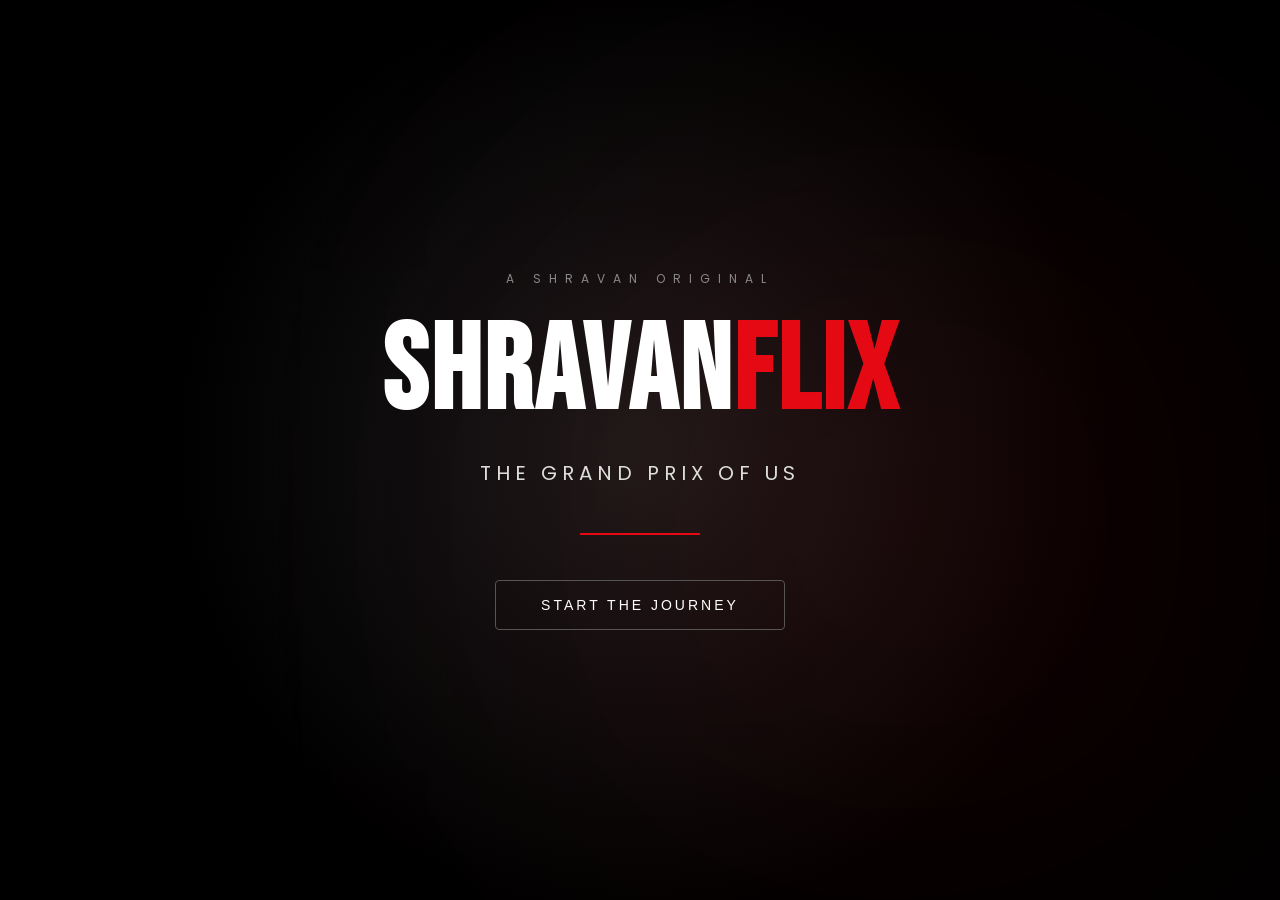
<file: index.html>
<!DOCTYPE html>
<html lang="en">

<head>

<meta charset="UTF-8">

<meta name="viewport" content="width=device-width, initial-scale=1.0">


<title>SHRAVANFLIX</title>


<link rel="preconnect" href="https://fonts.googleapis.com">

<link rel="preconnect" href="https://fonts.gstatic.com" crossorigin>


<link href="https://fonts.googleapis.com/css2?family=Bebas+Neue&family=Poppins:wght@300;400;500;600;700;800&display=swap" rel="stylesheet">


<link rel="stylesheet" href="style.css">


</head>



<body class="intro-page">



<div class="intro-container">


<p class="intro-small">

A SHRAVAN ORIGINAL

</p>



<h1>

SHRAVAN<span>FLIX</span>

</h1>



<p class="intro-title">

THE GRAND PRIX OF US

</p><div class="intro-line"></div>



<button class="intro-button" onclick="enterSite()">

START THE JOURNEY

</button>



</div>





<script src="script.js"></script>


</body>

</html>
</file>
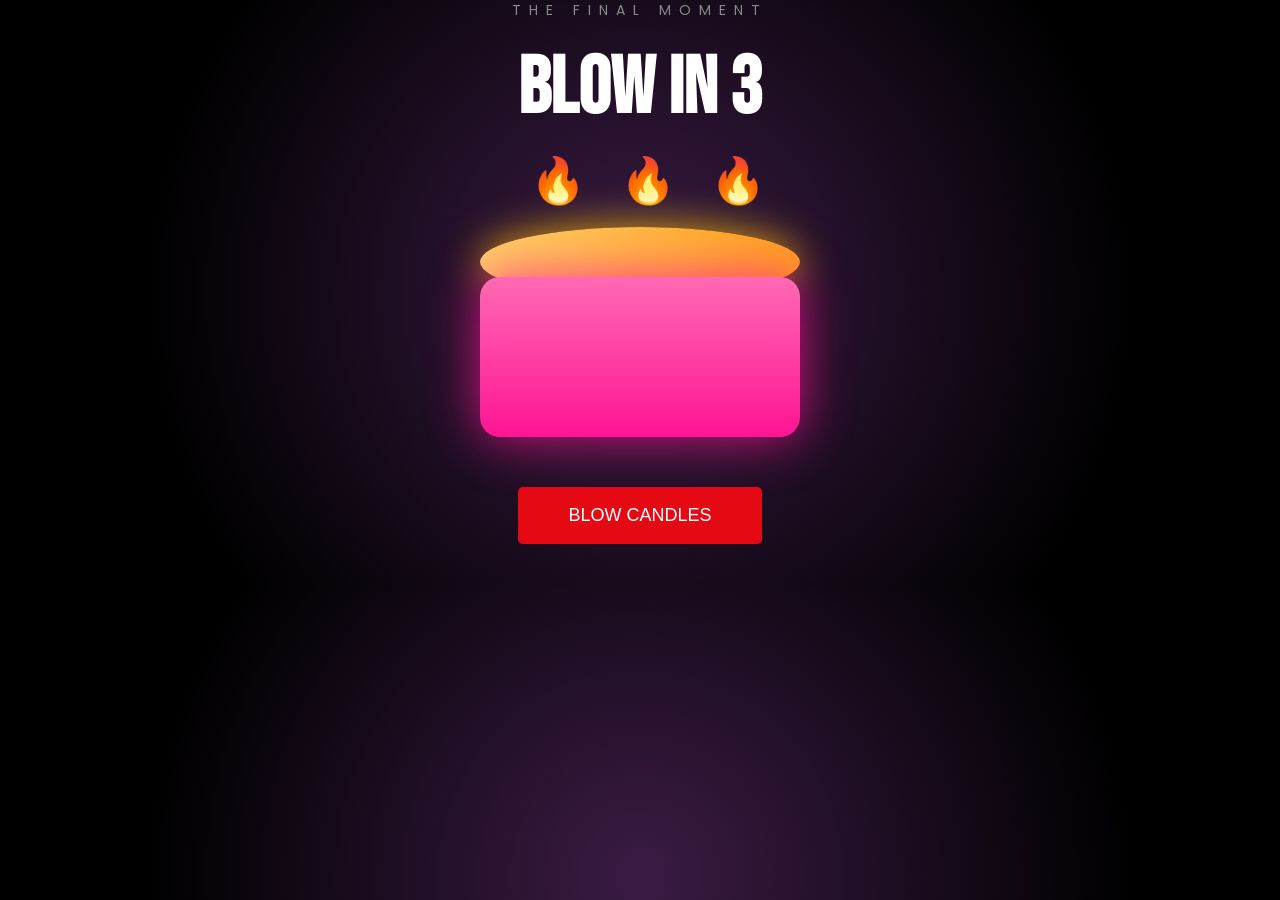
<file: cake.html>
<!DOCTYPE html>
<html lang="en">

<head>

<meta charset="UTF-8">

<meta name="viewport" content="width=device-width, initial-scale=1.0">


<title>The Finale | SHRAVANFLIX</title>


<link rel="stylesheet" href="style.css">


<link href="https://fonts.googleapis.com/css2?family=Bebas+Neue&family=Poppins:wght@300;400;600;700&display=swap" rel="stylesheet">


</head>



<body class="cake-page">



<div class="cake-scene">



<p class="final-text">

THE FINAL MOMENT

</p>




<h1 id="timer">

BLOW IN 3

</h1>





<div class="cake-container">



<div class="cake">



<div class="candle candle1">

🔥

</div>


<div class="candle candle2">

🔥

</div>


<div class="candle candle3">

🔥

</div>



<div class="cake-top"></div>


<div class="cake-body"></div>



</div>



</div>






<button onclick="blowCandle()">

BLOW CANDLES

</button>





<h2 id="birthday">

</h2>




</div>






<script src="script.js"></script>


</body>

</html>
</file>
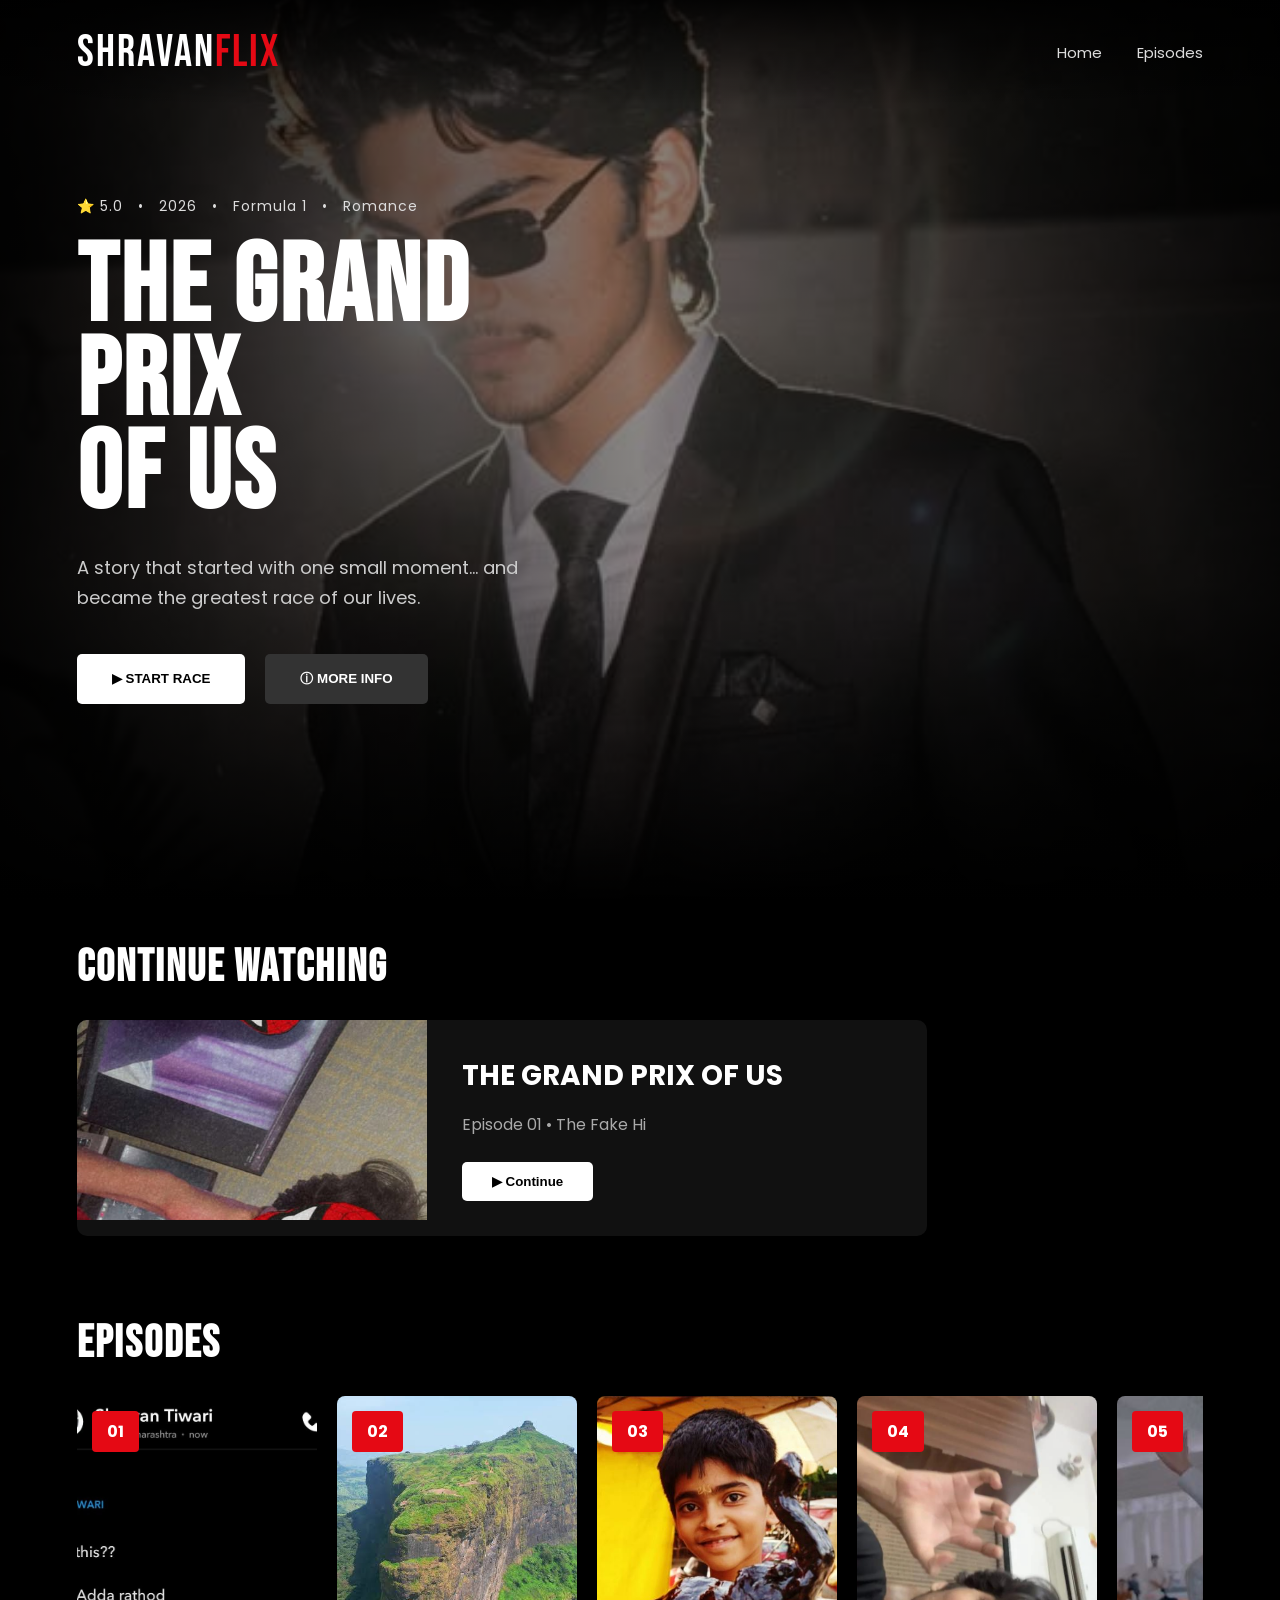
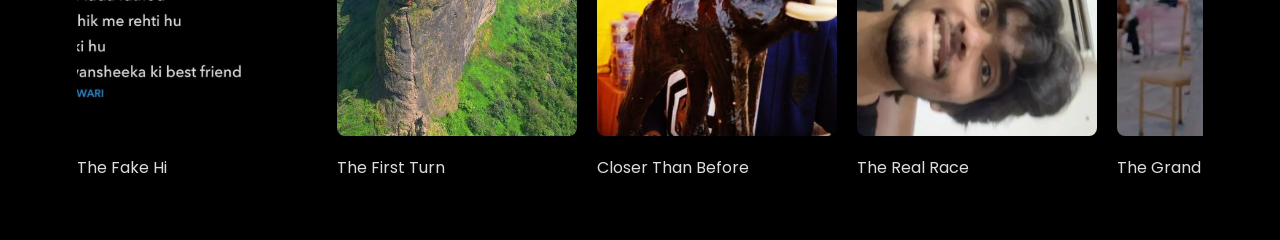
<file: home.html>
<!DOCTYPE html>
<html lang="en">

<head>

<meta charset="UTF-8">

<meta name="viewport" content="width=device-width, initial-scale=1.0">


<title>SHRAVANFLIX</title>


<link rel="preconnect" href="https://fonts.googleapis.com">

<link rel="preconnect" href="https://fonts.gstatic.com" crossorigin>


<link href="https://fonts.googleapis.com/css2?family=Bebas+Neue&family=Poppins:wght@300;400;500;600;700;800&display=swap" rel="stylesheet">


<link rel="stylesheet" href="style.css">


</head>



<body class="home-page">



<!-- NAVBAR -->


<header class="navbar">


<div class="brand">

SHRAVAN<span>FLIX</span>

</div>



<nav>

<a href="home.html">
Home
</a>


<a href="series.html">
Episodes
</a>


</nav>


</header><!-- =====================================
     HERO SECTION
===================================== -->


<section class="hero">



<div class="hero-image">


<img src="image/photo1.jpg" alt="The Grand Prix Of Us">


</div>





<div class="hero-overlay"></div>





<div class="hero-content">


<p class="hero-meta">

⭐ 5.0 &nbsp; • &nbsp; 2026 &nbsp; • &nbsp; Formula 1 &nbsp; • &nbsp; Romance

</p>




<h1>

THE GRAND<br>
PRIX<br>
OF US

</h1>




<p class="hero-description">

A story that started with one small moment...
and became the greatest race of our lives.

</p>





<div class="hero-buttons">


<button onclick="startJourney()">

▶ START RACE

</button>




<button>

ⓘ MORE INFO

</button>



</div>




</div>



</section><!-- =====================================
     CONTINUE WATCHING
===================================== -->


<section class="content-section">


<h2>

Continue Watching

</h2>




<div class="continue-card">


<img src="image/photo2.jpg">



<div class="continue-info">


<h3>

THE GRAND PRIX OF US

</h3>



<p>

Episode 01 • The Fake Hi

</p>




<button onclick="startJourney()">

▶ Continue

</button>



</div>



</div>


</section>









<!-- =====================================
     EPISODES
===================================== -->


<section class="content-section">


<h2>

Episodes

</h2>




<div class="episode-row">





<div class="episode-card" onclick="openLap(1)">


<img src="image/photo3.jpg">


<div class="episode-number">

01

</div>


<p>

The Fake Hi

</p>


</div>






<div class="episode-card" onclick="openLap(2)">


<img src="image/photo4.jpg">


<div class="episode-number">

02

</div>


<p>

The First Turn

</p>


</div>






<div class="episode-card" onclick="openLap(3)">


<img src="image/photo5.jpg">


<div class="episode-number">

03

</div>


<p>

Closer Than Before

</p>


</div>






<div class="episode-card" onclick="openLap(4)">


<img src="image/photo6.jpg">


<div class="episode-number">

04

</div>


<p>

The Real Race

</p>


</div>






<div class="episode-card" onclick="openLap(5)">


<img src="image/photo7.jpg">


<div class="episode-number">

05

</div>


<p>

The Grand Finale

</p>


</div>





</div>



</section>






<script src="script.js"></script>



</body>

</html>
</file>
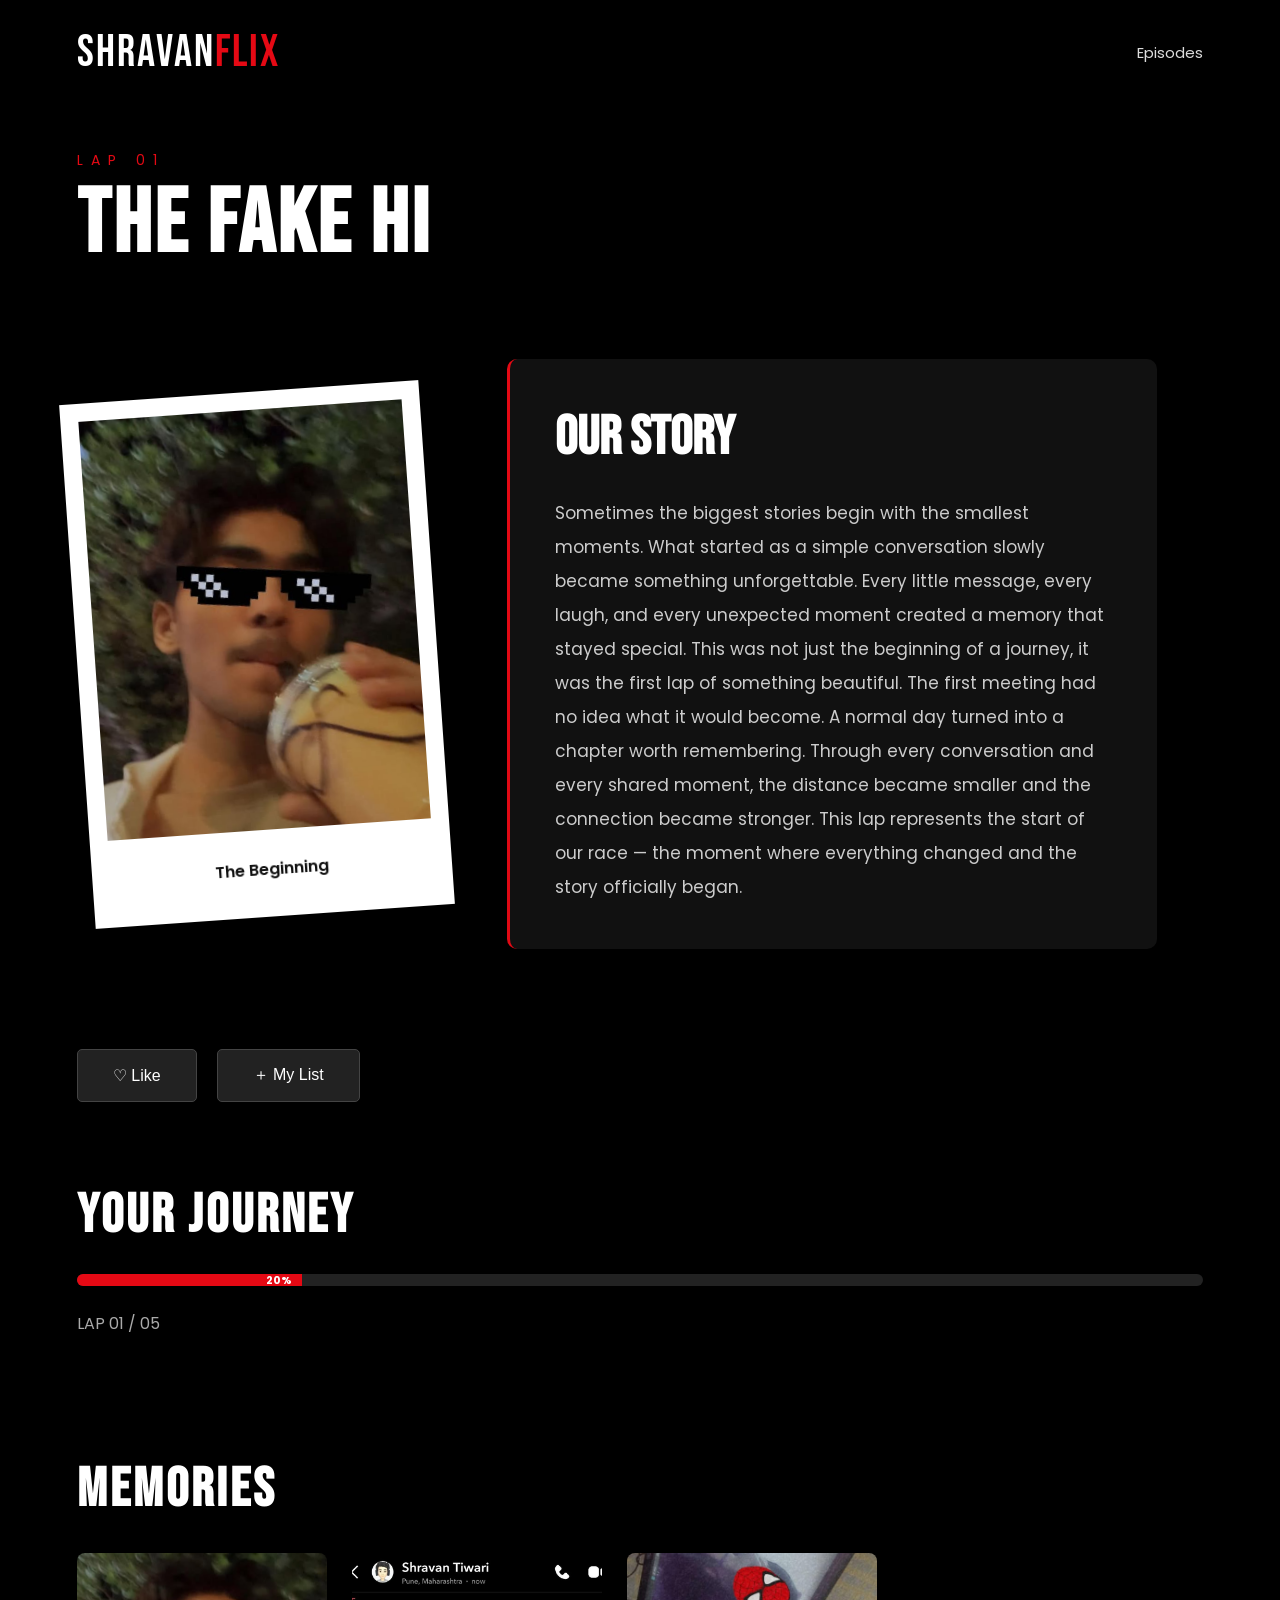
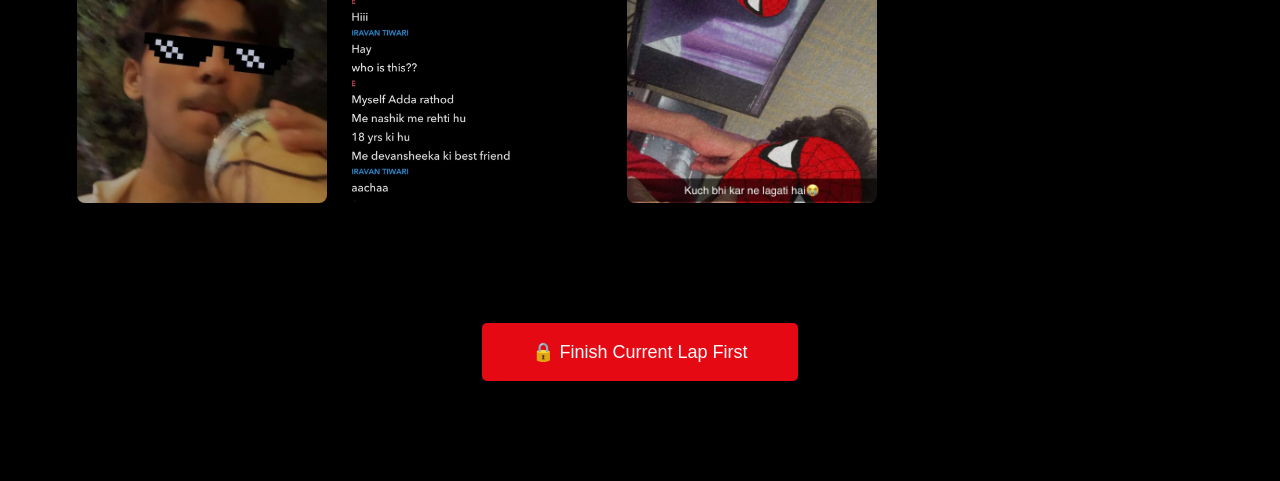
<file: lap1.html>
<!DOCTYPE html>
<html lang="en">

<head>

<meta charset="UTF-8">

<meta name="viewport" content="width=device-width, initial-scale=1.0">


<title>Lap 01 | SHRAVANFLIX</title>


<link rel="preconnect" href="https://fonts.googleapis.com">

<link rel="preconnect" href="https://fonts.gstatic.com" crossorigin>


<link href="https://fonts.googleapis.com/css2?family=Bebas+Neue&family=Poppins:wght@300;400;500;600;700&display=swap" rel="stylesheet">


<link rel="stylesheet" href="style.css">


</head>



<body class="lap-page">



<header class="navbar">


<div class="brand">

SHRAVAN<span>FLIX</span>

</div>



<nav>

<a href="series.html">

Episodes

</a>

</nav>


</header>






<section class="lap-header">


<p>

LAP 01

</p>


<h1>

THE FAKE HI

</h1>


</section><!-- =====================================
     LAP STORY AREA
===================================== -->


<section class="lap-story">





<div class="polaroid">


<img src="image/photo8.jpg"
alt="Lap 01 Memory">



<p>

The Beginning

</p>


</div>








<div class="story-card">



<h2>

OUR STORY

</h2>




<p>

Sometimes the biggest stories begin with the smallest moments. What started as a simple conversation slowly became something unforgettable. Every little message, every laugh, and every unexpected moment created a memory that stayed special. This was not just the beginning of a journey, it was the first lap of something beautiful.

The first meeting had no idea what it would become. A normal day turned into a chapter worth remembering. Through every conversation and every shared moment, the distance became smaller and the connection became stronger.

This lap represents the start of our race — the moment where everything changed and the story officially began.

</p>



</div>





</section>






<!-- =====================================
     ACTION BUTTONS
===================================== -->


<div class="memory-actions">


<button onclick="likeMemory()">

♡ Like

</button>




<button onclick="saveMemory()">

＋ My List

</button>



</div><!-- =====================================
     JOURNEY PROGRESS
===================================== -->


<section class="journey">


<h2>

YOUR JOURNEY

</h2>



<div class="progress-bar">


<div class="progress-fill">

20%

</div>


</div>



<p>

LAP 01 / 05

</p>



</section>







<!-- =====================================
     MEMORIES
===================================== -->


<section class="memories">


<h2>

MEMORIES

</h2>



<div class="memory-grid">


<img src="image/photo8.jpg">


<img src="image/photo3.jpg">


<img src="image/photo2.jpg">


</div>



</section>









<!-- =====================================
     NEXT LAP
===================================== -->


<section class="next-section">


<button 
class="next-lap"
onclick="goNextLap(2)"
>

🔒 Finish Story First

</button>


</section>






<script src="script.js"></script>


<script>

window.onload=function(){

checkUnlock(2);

}

</script>
<script src="script.js"></script>


</body>

</html>
</file>
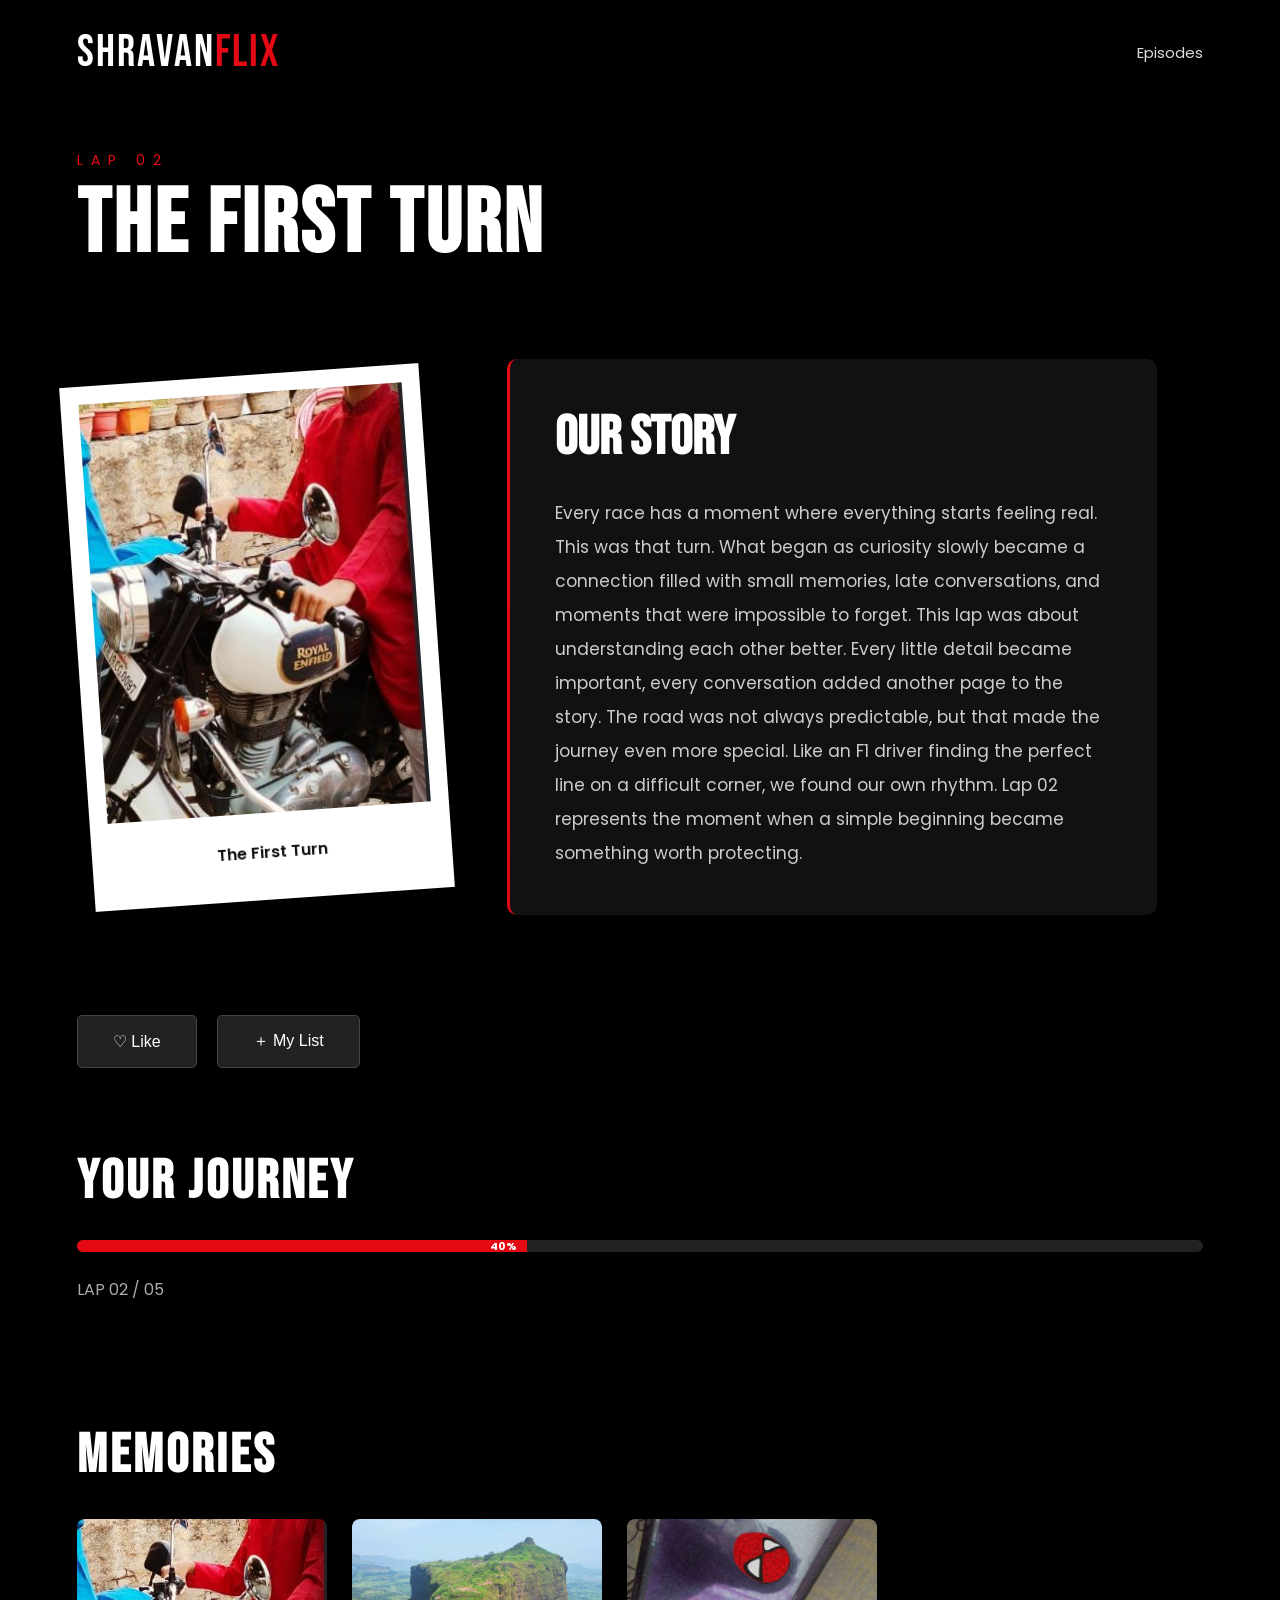
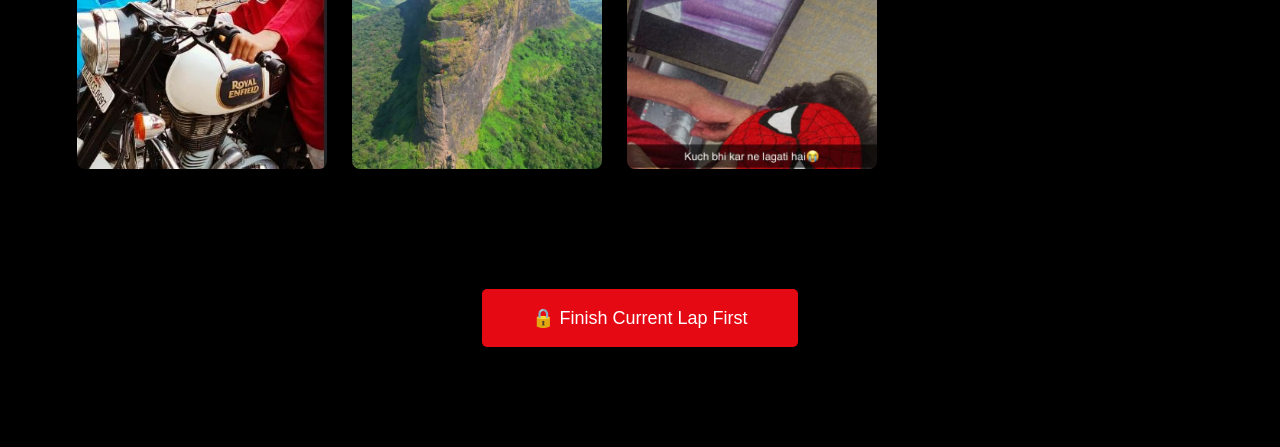
<file: lap2.html>
<!DOCTYPE html>
<html lang="en">

<head>

<meta charset="UTF-8">

<meta name="viewport" content="width=device-width, initial-scale=1.0">


<title>Lap 02 | SHRAVANFLIX</title>


<link rel="preconnect" href="https://fonts.googleapis.com">

<link rel="preconnect" href="https://fonts.gstatic.com" crossorigin>


<link href="https://fonts.googleapis.com/css2?family=Bebas+Neue&family=Poppins:wght@300;400;500;600;700&display=swap" rel="stylesheet">


<link rel="stylesheet" href="style.css">


</head>



<body class="lap-page">



<header class="navbar">


<div class="brand">

SHRAVAN<span>FLIX</span>

</div>



<nav>

<a href="series.html">

Episodes

</a>

</nav>


</header>






<section class="lap-header">


<p>

LAP 02

</p>


<h1>

THE FIRST TURN

</h1>


</section>








<section class="lap-story">





<div class="polaroid">


<img src="image/photo9.jpg"
alt="Lap 02 Memory">



<p>

The First Turn

</p>


</div>







<div class="story-card">



<h2>

OUR STORY

</h2>




<p>

Every race has a moment where everything starts feeling real. This was that turn. What began as curiosity slowly became a connection filled with small memories, late conversations, and moments that were impossible to forget.

This lap was about understanding each other better. Every little detail became important, every conversation added another page to the story.

The road was not always predictable, but that made the journey even more special. Like an F1 driver finding the perfect line on a difficult corner, we found our own rhythm.

Lap 02 represents the moment when a simple beginning became something worth protecting.

</p>



</div>





</section>








<div class="memory-actions">


<button onclick="likeMemory()">

♡ Like

</button>




<button onclick="saveMemory()">

＋ My List

</button>



</div>








<section class="journey">


<h2>

YOUR JOURNEY

</h2>



<div class="progress-bar">


<div class="progress-fill" style="width:40%;">

40%

</div>


</div>



<p>

LAP 02 / 05

</p>



</section>







<section class="memories">


<h2>

MEMORIES

</h2>



<div class="memory-grid">


<img src="image/photo9.jpg">


<img src="image/photo4.jpg">


<img src="image/photo2.jpg">


</div>



</section>







<section class="next-section">



<button 
class="next-lap"
onclick="goNextLap(3)"
>

🔒 Finish Story First

</button>



</section>






<script src="script.js"></script>


<script>

window.onload=function(){

    checkUnlock(3);

}


window.addEventListener("scroll", function(){


    let story =
    document.querySelector(".story-card");


    if(story){


        let position =
        story.getBoundingClientRect();



        if(position.bottom < window.innerHeight){


            completeLap(2);


        }


    }


});


</script>

<script src="script.js"></script>




</script>


</body>

</html>
</file>
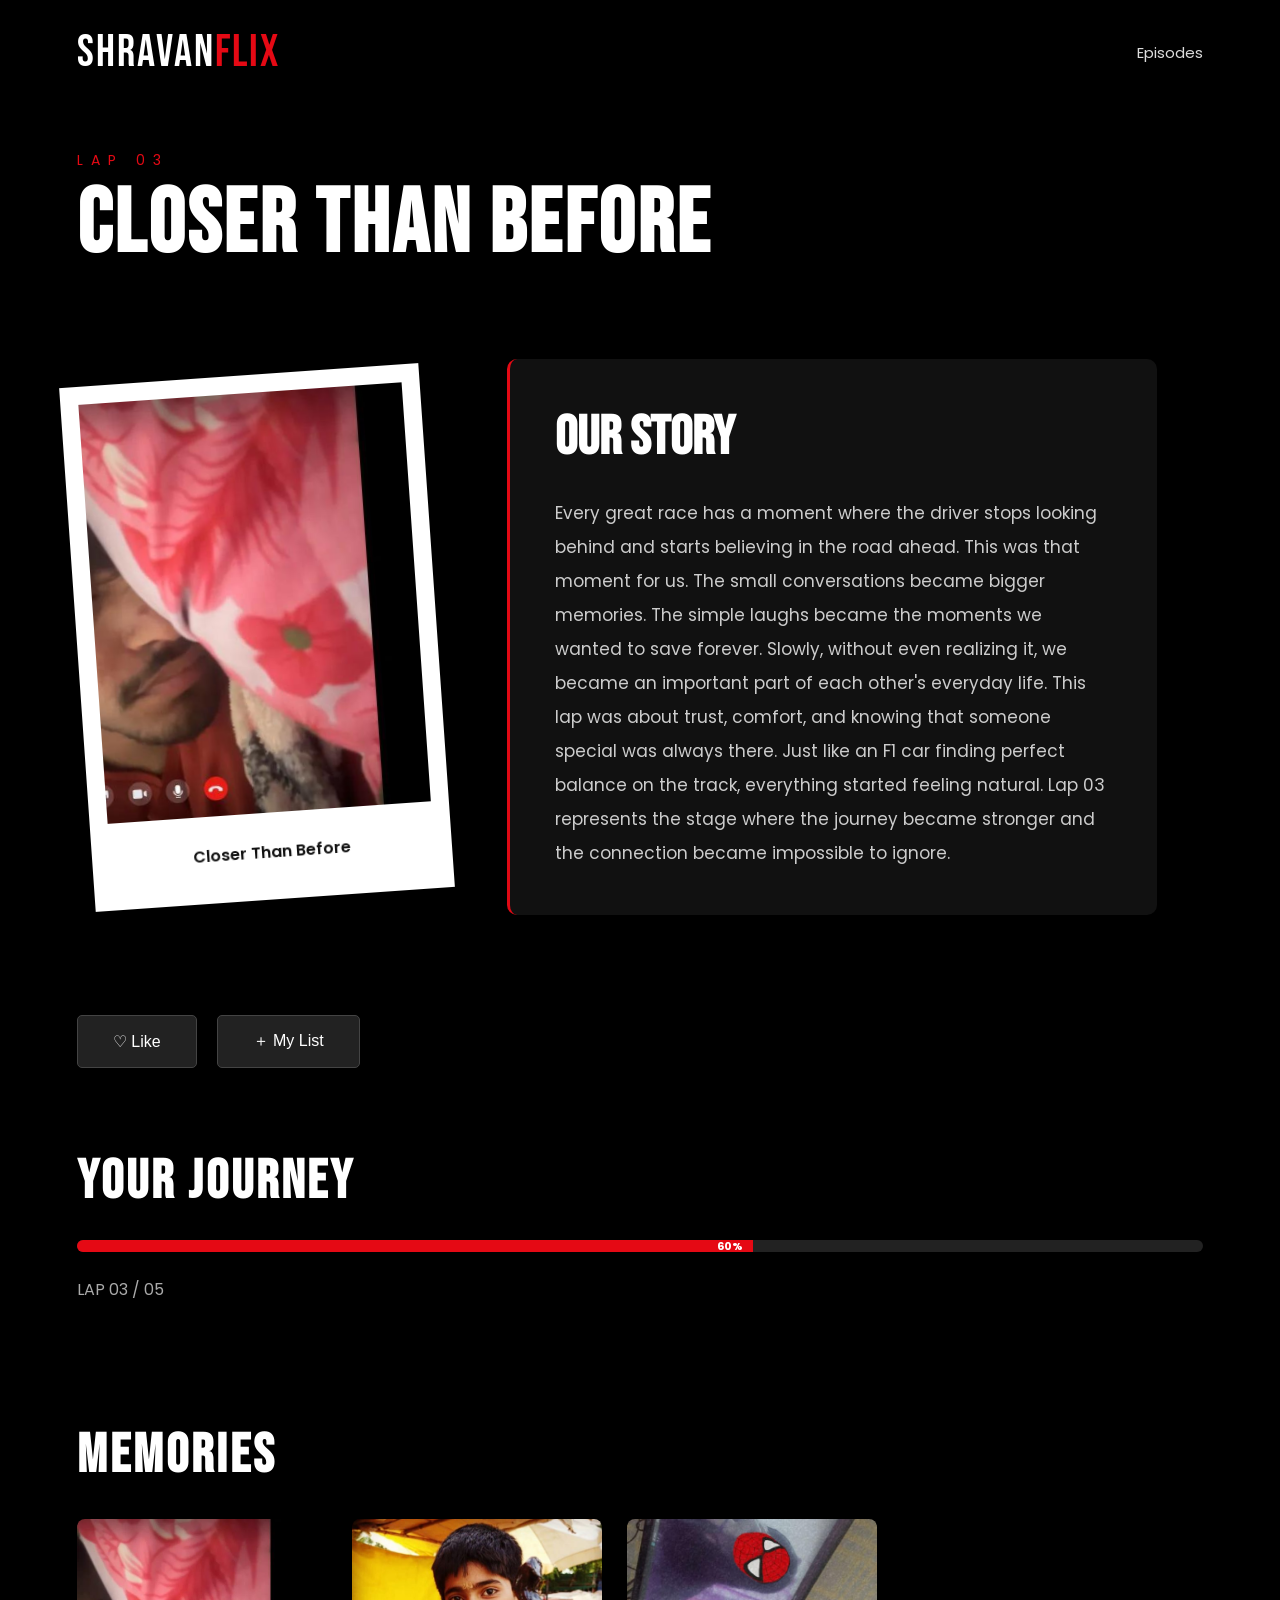
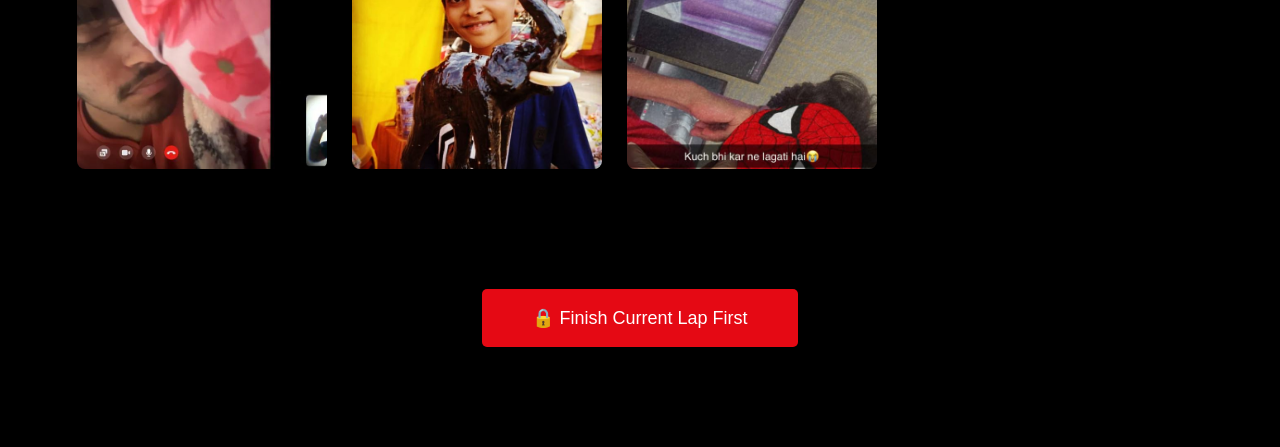
<file: lap3.html>
<!DOCTYPE html>
<html lang="en">

<head>

<meta charset="UTF-8">

<meta name="viewport" content="width=device-width, initial-scale=1.0">


<title>Lap 03 | SHRAVANFLIX</title>


<link rel="preconnect" href="https://fonts.googleapis.com">

<link rel="preconnect" href="https://fonts.gstatic.com" crossorigin>


<link href="https://fonts.googleapis.com/css2?family=Bebas+Neue&family=Poppins:wght@300;400;500;600;700&display=swap" rel="stylesheet">


<link rel="stylesheet" href="style.css">


</head>



<body class="lap-page">



<header class="navbar">


<div class="brand">

SHRAVAN<span>FLIX</span>

</div>



<nav>

<a href="series.html">

Episodes

</a>

</nav>


</header>







<section class="lap-header">


<p>

LAP 03

</p>


<h1>

CLOSER THAN BEFORE

</h1>


</section>









<section class="lap-story">





<div class="polaroid">


<img src="image/photo10.jpg"
alt="Lap 03 Memory">



<p>

Closer Than Before

</p>


</div>







<div class="story-card">



<h2>

OUR STORY

</h2>




<p>

Every great race has a moment where the driver stops looking behind and starts believing in the road ahead. This was that moment for us.

The small conversations became bigger memories. The simple laughs became the moments we wanted to save forever. Slowly, without even realizing it, we became an important part of each other's everyday life.

This lap was about trust, comfort, and knowing that someone special was always there. Just like an F1 car finding perfect balance on the track, everything started feeling natural.

Lap 03 represents the stage where the journey became stronger and the connection became impossible to ignore.

</p>



</div>





</section>








<div class="memory-actions">


<button onclick="likeMemory()">

♡ Like

</button>




<button onclick="saveMemory()">

＋ My List

</button>



</div>








<section class="journey">


<h2>

YOUR JOURNEY

</h2>



<div class="progress-bar">


<div class="progress-fill" style="width:60%;">

60%

</div>


</div>



<p>

LAP 03 / 05

</p>



</section>







<section class="memories">


<h2>

MEMORIES

</h2>



<div class="memory-grid">


<img src="image/photo10.jpg">


<img src="image/photo5.jpg">


<img src="image/photo2.jpg">


</div>



</section>







<section class="next-section">



<button 
class="next-lap"
onclick="goNextLap(4)"
>

🔒 Finish Story First

</button>



</section>






<script src="script.js"></script>


<script>

window.onload=function(){

    checkUnlock(4);

}


window.addEventListener("scroll", function(){


    let story =
    document.querySelector(".story-card");


    if(story){


        let position =
        story.getBoundingClientRect();



        if(position.bottom < window.innerHeight){


            completeLap(3);


        }


    }


});


</script>

<script src="script.js"></script>



</script>


</body>

</html>
</file>
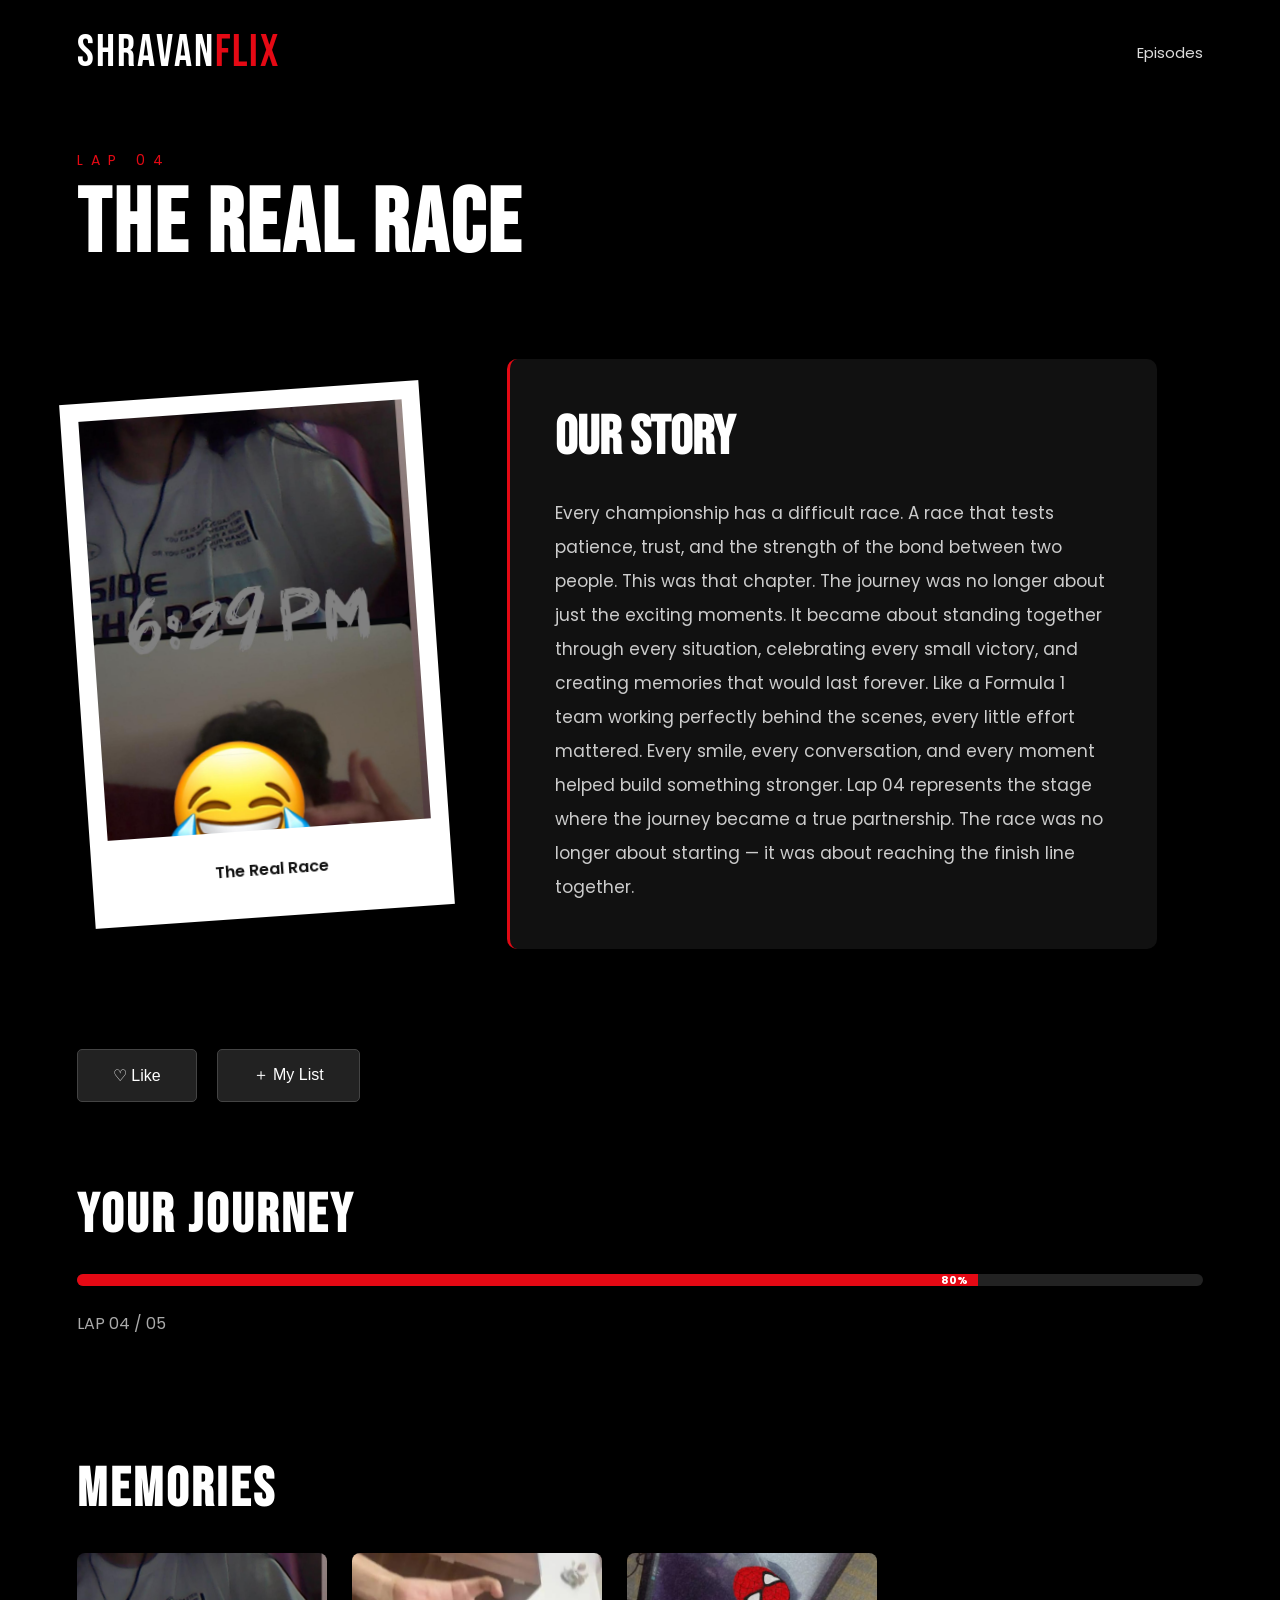
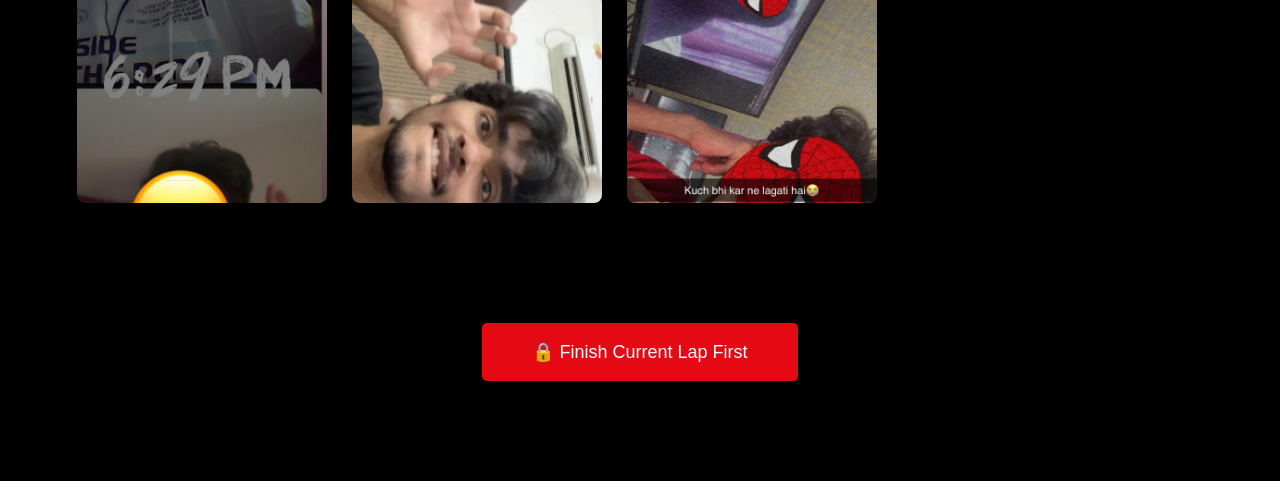
<file: lap4.html>
<!DOCTYPE html>
<html lang="en">

<head>

<meta charset="UTF-8">

<meta name="viewport" content="width=device-width, initial-scale=1.0">


<title>Lap 04 | SHRAVANFLIX</title>


<link rel="preconnect" href="https://fonts.googleapis.com">

<link rel="preconnect" href="https://fonts.gstatic.com" crossorigin>


<link href="https://fonts.googleapis.com/css2?family=Bebas+Neue&family=Poppins:wght@300;400;500;600;700&display=swap" rel="stylesheet">


<link rel="stylesheet" href="style.css">


</head>



<body class="lap-page">



<header class="navbar">


<div class="brand">

SHRAVAN<span>FLIX</span>

</div>



<nav>

<a href="series.html">

Episodes

</a>

</nav>


</header>







<section class="lap-header">


<p>

LAP 04

</p>


<h1>

THE REAL RACE

</h1>


</section>









<section class="lap-story">





<div class="polaroid">


<img src="image/photo11.jpg"
alt="Lap 04 Memory">



<p>

The Real Race

</p>


</div>







<div class="story-card">



<h2>

OUR STORY

</h2>




<p>

Every championship has a difficult race. A race that tests patience, trust, and the strength of the bond between two people. This was that chapter.

The journey was no longer about just the exciting moments. It became about standing together through every situation, celebrating every small victory, and creating memories that would last forever.

Like a Formula 1 team working perfectly behind the scenes, every little effort mattered. Every smile, every conversation, and every moment helped build something stronger.

Lap 04 represents the stage where the journey became a true partnership. The race was no longer about starting — it was about reaching the finish line together.

</p>



</div>





</section>








<div class="memory-actions">


<button onclick="likeMemory()">

♡ Like

</button>




<button onclick="saveMemory()">

＋ My List

</button>



</div>








<section class="journey">


<h2>

YOUR JOURNEY

</h2>



<div class="progress-bar">


<div class="progress-fill" style="width:80%;">

80%

</div>


</div>



<p>

LAP 04 / 05

</p>



</section>







<section class="memories">


<h2>

MEMORIES

</h2>



<div class="memory-grid">


<img src="image/photo11.jpg">


<img src="image/photo6.jpg">


<img src="image/photo2.jpg">


</div>



</section>







<section class="next-section">



<button 
class="next-lap"
onclick="goNextLap(5)"
>

🔒 Finish Story First

</button>



</section>


<script src="script.js"></script>


<script>

window.onload=function(){

    checkUnlock(5);

}


window.addEventListener("scroll", function(){


    let story =
    document.querySelector(".story-card");


    if(story){


        let position =
        story.getBoundingClientRect();



        if(position.bottom < window.innerHeight){


            completeLap(4);


        }


    }


});


</script>





<script src="script.js"></script>


</script>


</body>

</html>
</file>
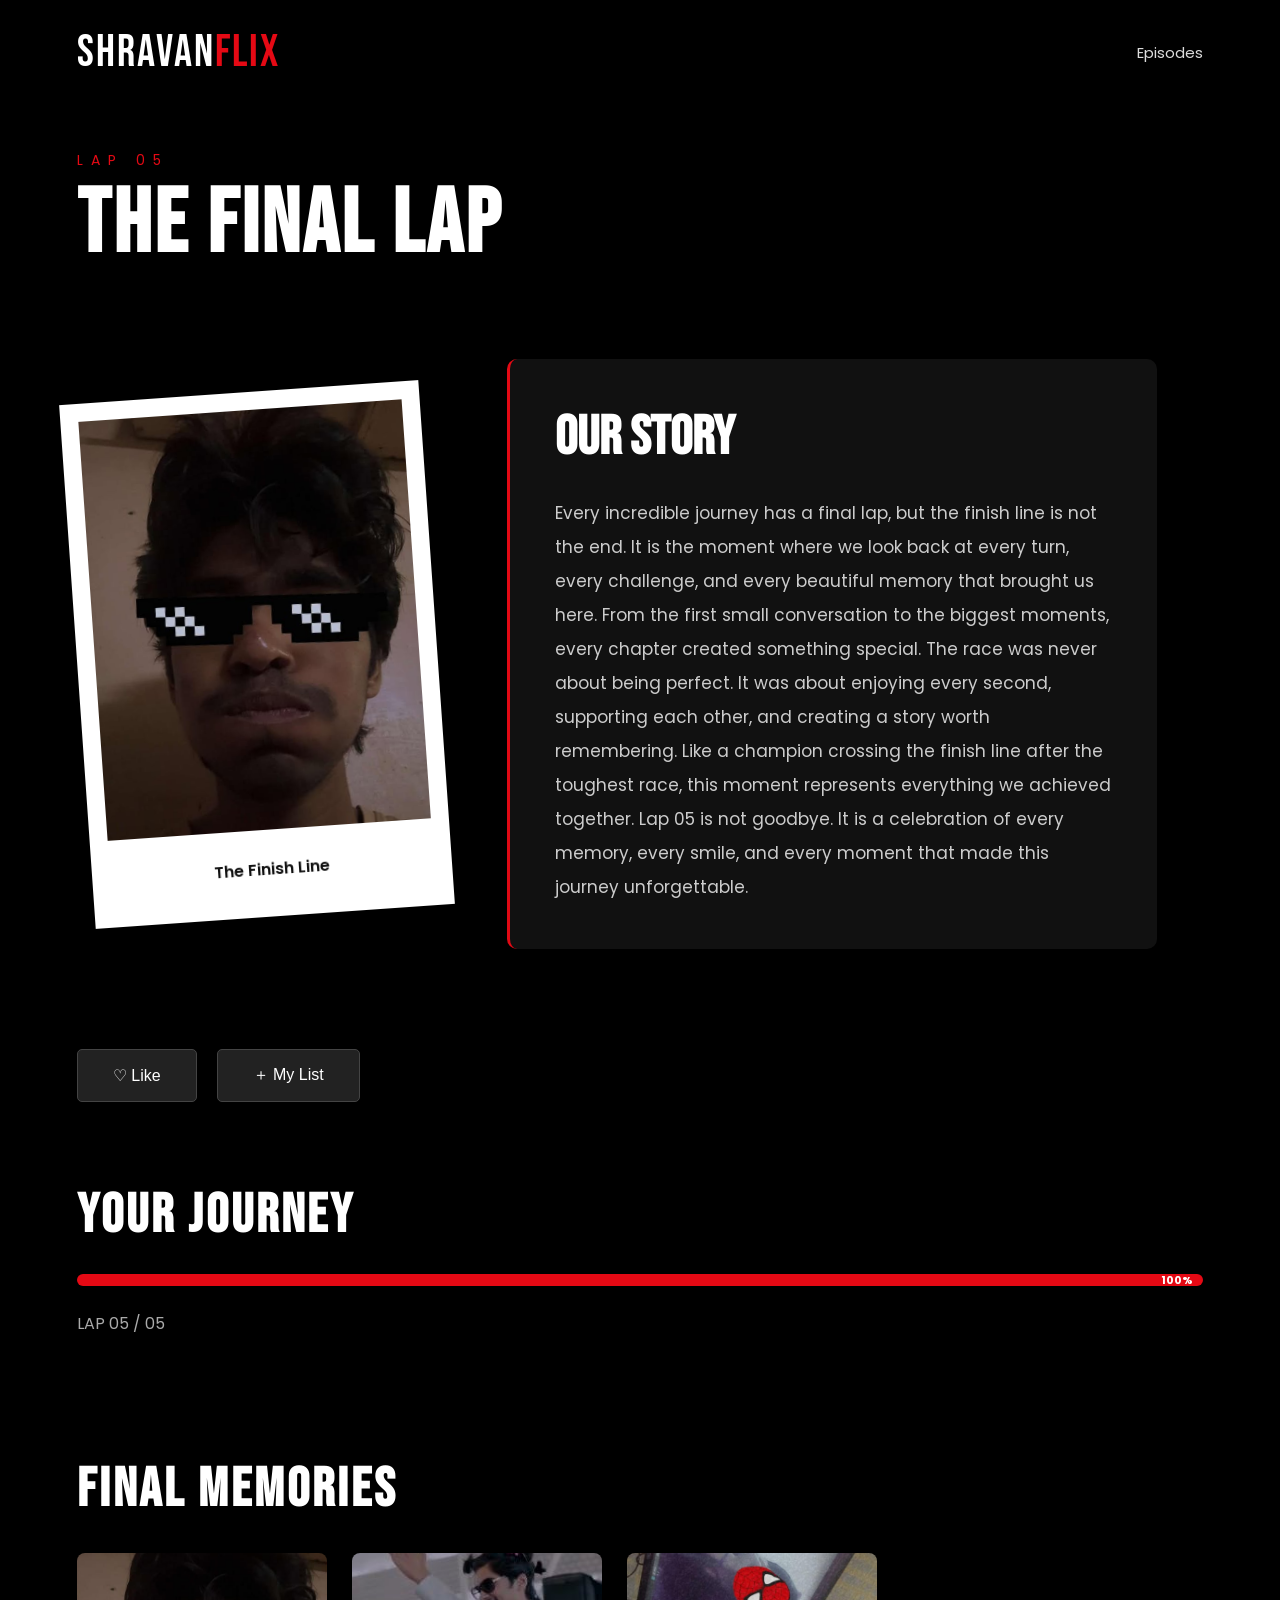
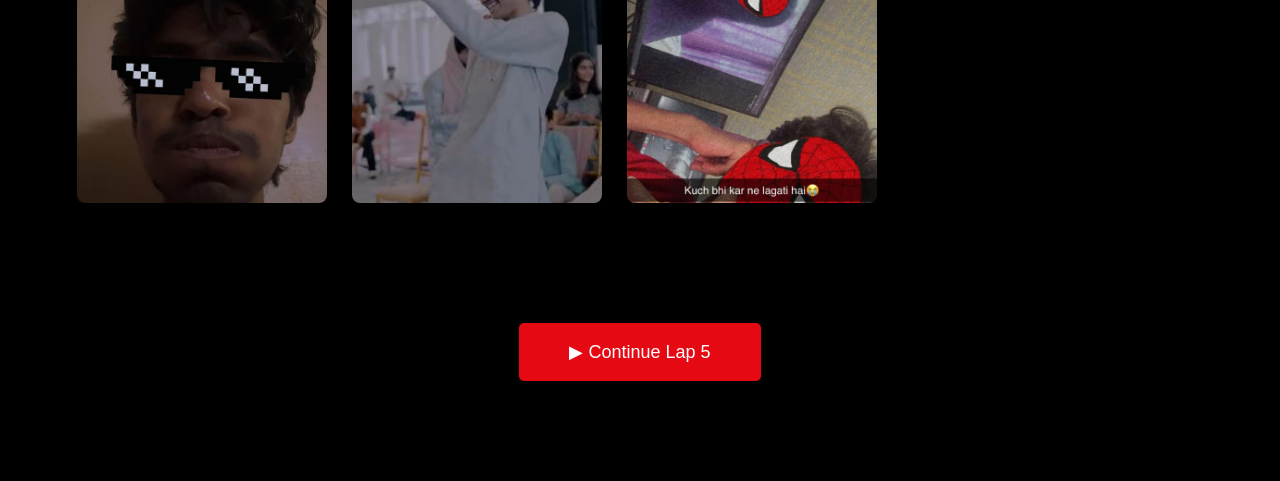
<file: lap5.html>
<!DOCTYPE html>
<html lang="en">

<head>

<meta charset="UTF-8">

<meta name="viewport" content="width=device-width, initial-scale=1.0">


<title>Lap 05 | SHRAVANFLIX</title>


<link rel="preconnect" href="https://fonts.googleapis.com">

<link rel="preconnect" href="https://fonts.gstatic.com" crossorigin>


<link href="https://fonts.googleapis.com/css2?family=Bebas+Neue&family=Poppins:wght@300;400;500;600;700&display=swap" rel="stylesheet">


<link rel="stylesheet" href="style.css">


</head>



<body class="lap-page">



<header class="navbar">


<div class="brand">

SHRAVAN<span>FLIX</span>

</div>



<nav>

<a href="series.html">

Episodes

</a>

</nav>


</header>







<section class="lap-header">


<p>

LAP 05

</p>


<h1>

THE FINAL LAP

</h1>


</section>









<section class="lap-story">





<div class="polaroid">


<img src="image/photo12.jpg"
alt="Lap 05 Memory">



<p>

The Finish Line

</p>


</div>







<div class="story-card">



<h2>

OUR STORY

</h2>




<p>

Every incredible journey has a final lap, but the finish line is not the end. It is the moment where we look back at every turn, every challenge, and every beautiful memory that brought us here.

From the first small conversation to the biggest moments, every chapter created something special. The race was never about being perfect. It was about enjoying every second, supporting each other, and creating a story worth remembering.

Like a champion crossing the finish line after the toughest race, this moment represents everything we achieved together.

Lap 05 is not goodbye. It is a celebration of every memory, every smile, and every moment that made this journey unforgettable.

</p>



</div>





</section>








<div class="memory-actions">


<button onclick="likeMemory()">

♡ Like

</button>




<button onclick="saveMemory()">

＋ My List

</button>



</div>








<section class="journey">


<h2>

YOUR JOURNEY

</h2>



<div class="progress-bar">


<div class="progress-fill" style="width:100%;">

100%

</div>


</div>



<p>

LAP 05 / 05

</p>



</section>







<section class="memories">


<h2>

FINAL MEMORIES

</h2>



<div class="memory-grid">


<img src="image/photo12.jpg">


<img src="image/photo7.jpg">


<img src="image/photo2.jpg">


</div>



</section>







<section class="next-section">



<button 
class="next-lap"
onclick="window.location.href='cake.html'"
>

🎂 THE FINAL CELEBRATION

</button>



</section>








<script src="script.js"></script>


<script>

window.onload=function(){

checkUnlock(5);

}

</script>


</body>

</html>
</file>
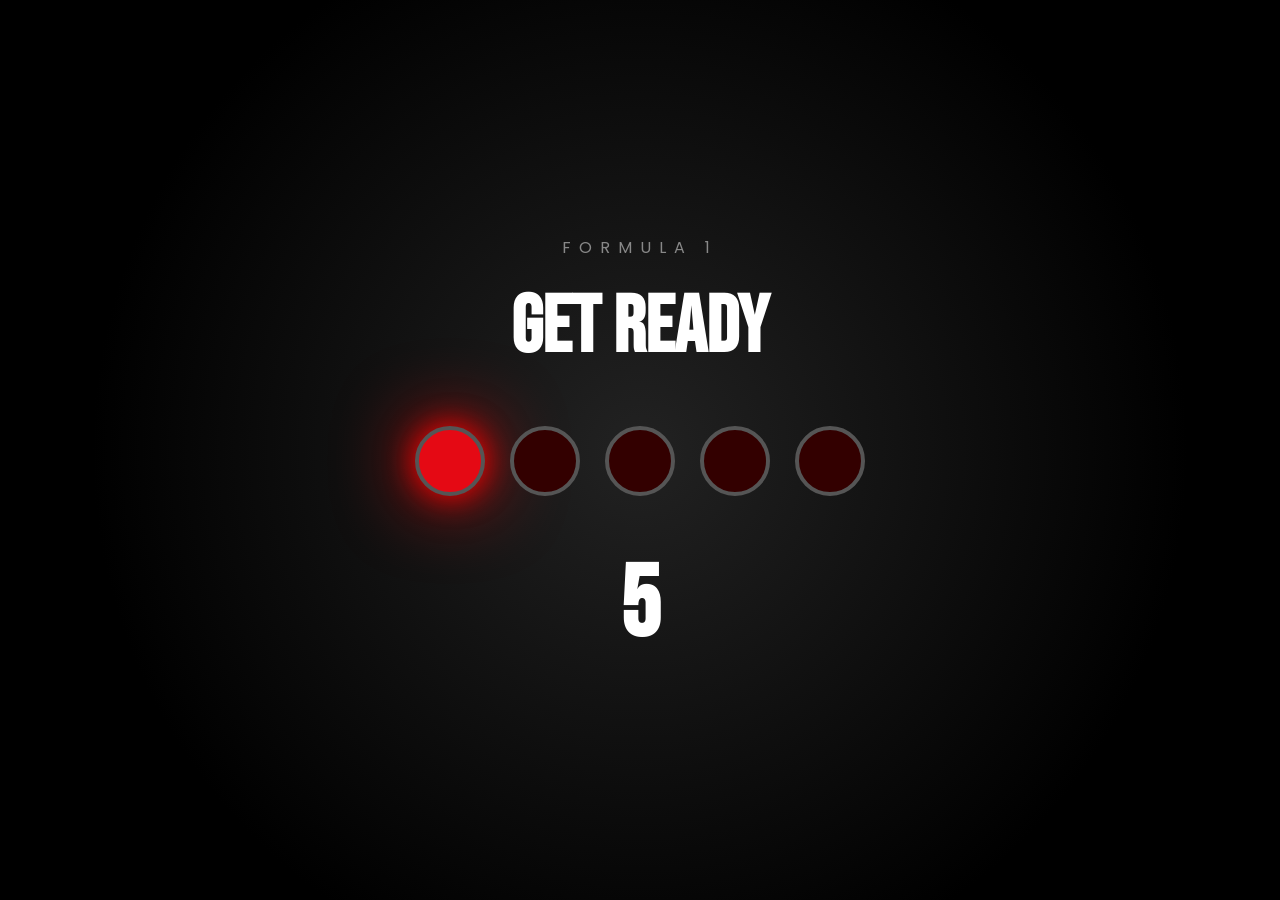
<file: lights.html>
<!DOCTYPE html>
<html lang="en">

<head>

<meta charset="UTF-8">

<meta name="viewport" content="width=device-width, initial-scale=1.0">


<title>Race Start | SHRAVANFLIX</title>


<link rel="preconnect" href="https://fonts.googleapis.com">

<link rel="preconnect" href="https://fonts.gstatic.com" crossorigin>


<link href="https://fonts.googleapis.com/css2?family=Bebas+Neue&family=Poppins:wght@300;400;500;600;700&display=swap" rel="stylesheet">


<link rel="stylesheet" href="style.css">


</head>



<body class="lights-page">



<div class="lights-container">


<p>

FORMULA 1

</p>



<h1>

GET READY

</h1>




<div class="race-lights">


<div class="light"></div>

<div class="light"></div>

<div class="light"></div>

<div class="light"></div>

<div class="light"></div>


</div>





<h2 id="countdown">

5

</h2>



</div>




<script src="script.js"></script>


</body>

</html>
</file>
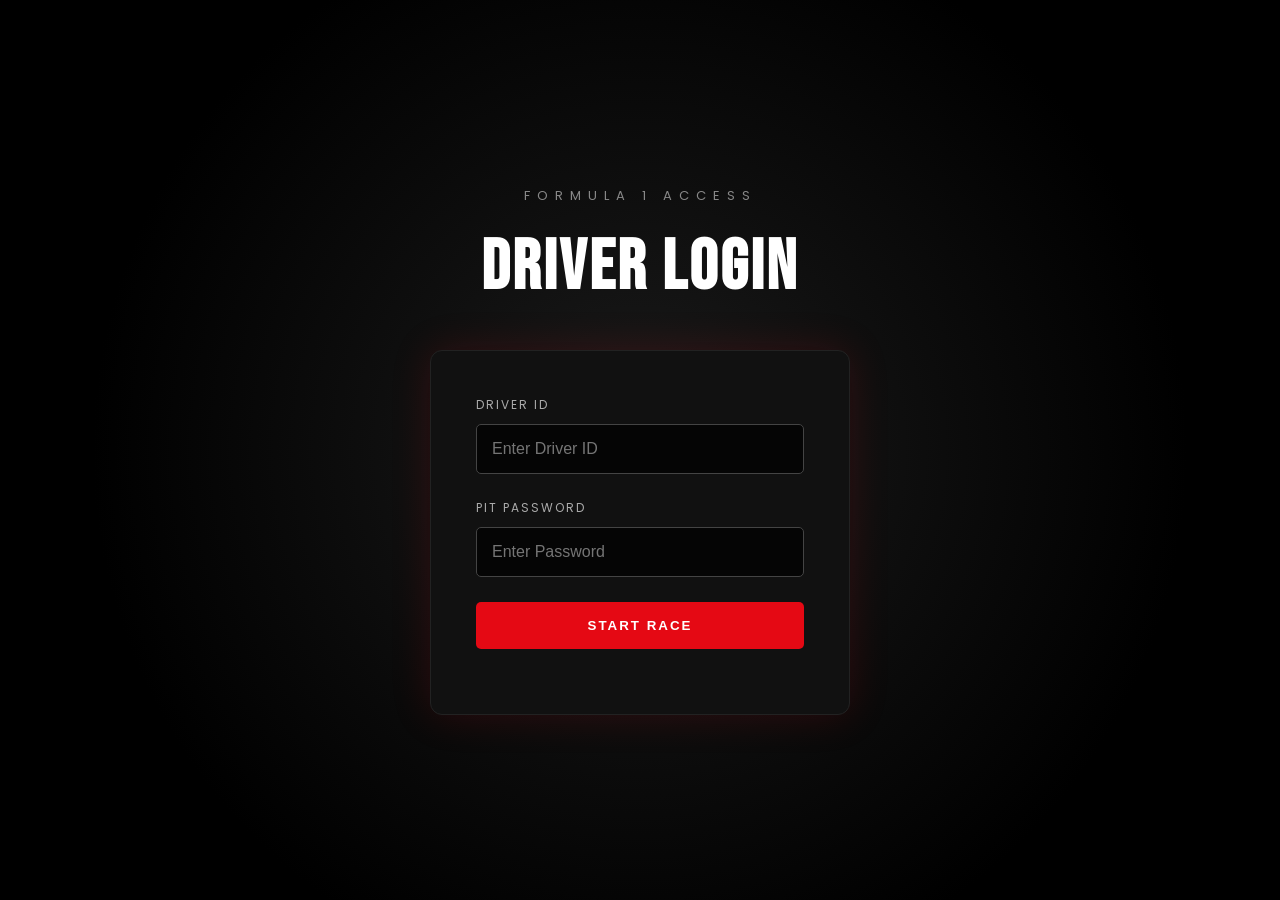
<file: login.html>
<!DOCTYPE html>
<html lang="en">

<head>

<meta charset="UTF-8">

<meta name="viewport" content="width=device-width, initial-scale=1.0">


<title>Driver Login | SHRAVANFLIX</title>


<link rel="preconnect" href="https://fonts.googleapis.com">

<link rel="preconnect" href="https://fonts.gstatic.com" crossorigin>


<link href="https://fonts.googleapis.com/css2?family=Bebas+Neue&family=Poppins:wght@300;400;500;600;700&display=swap" rel="stylesheet">


<link rel="stylesheet" href="style.css">


</head>



<body class="login-page">



<div class="login-container">



<p class="login-small">

FORMULA 1 ACCESS

</p>



<h1>

DRIVER LOGIN

</h1>




<div class="login-box">



<label>

DRIVER ID

</label>


<input 
type="text"
id="driverName"
placeholder="Enter Driver ID"
>




<label>

PIT PASSWORD

</label>


<input 
type="password"
id="pitCode"
placeholder="Enter Password"
>




<button onclick="startRace()">

START RACE

</button>



<p id="login-error"></p>



</div>



</div>





<script src="script.js"></script>


</body>

</html>
</file>
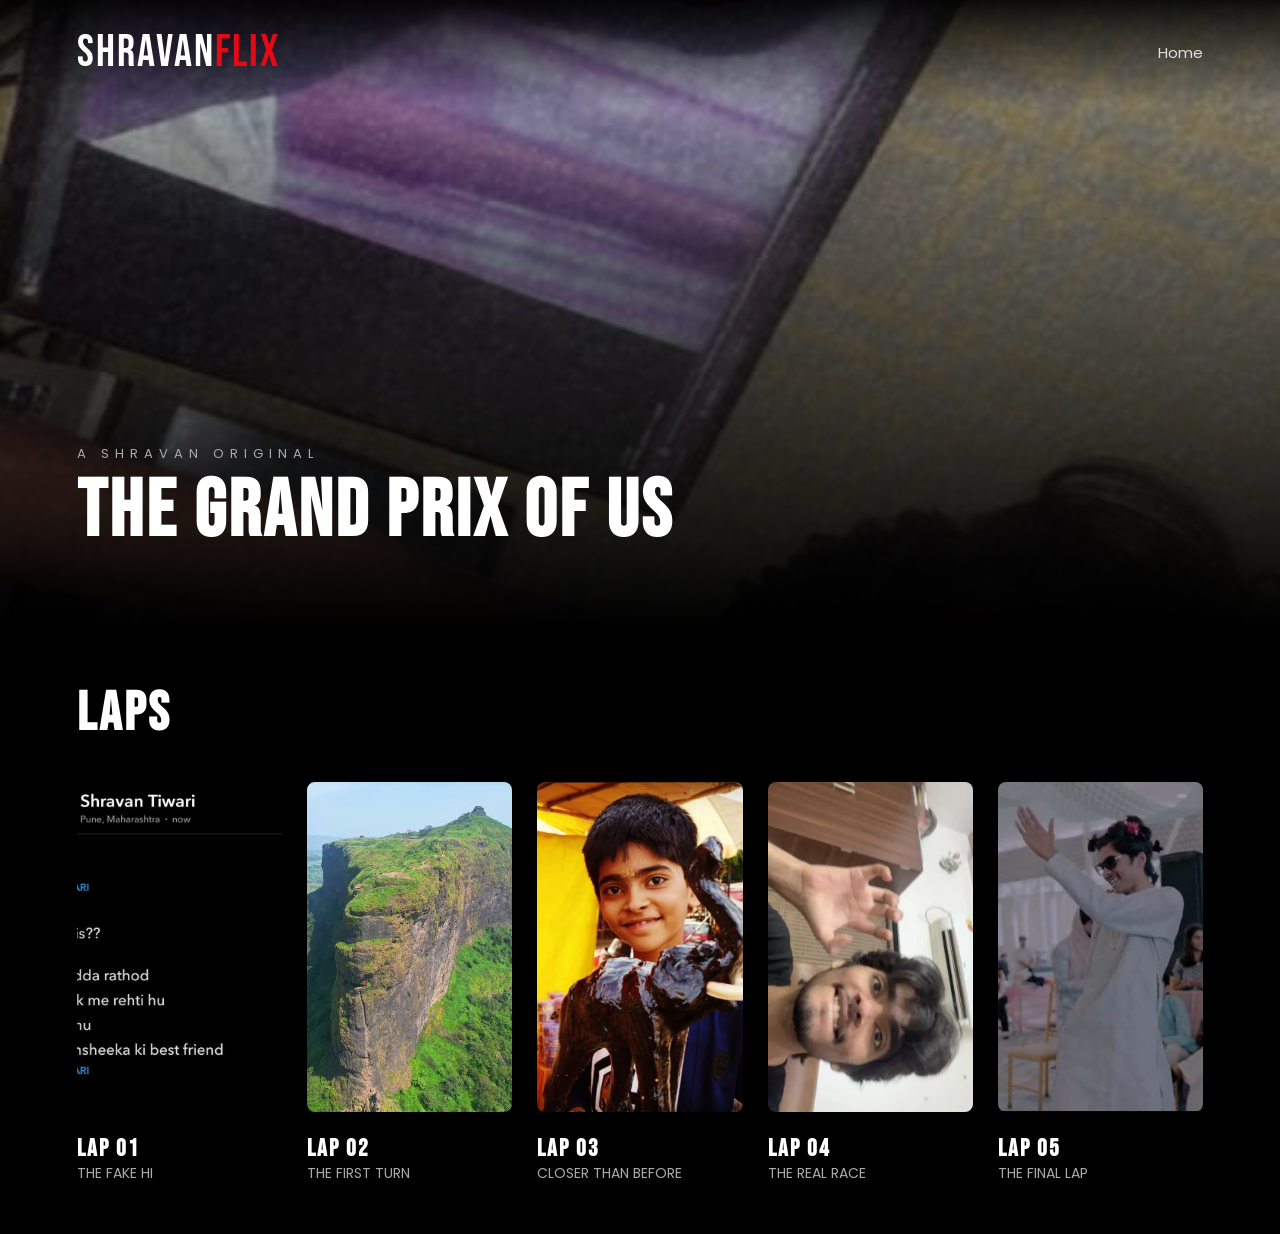
<file: series.html>
<!DOCTYPE html>
<html lang="en">

<head>

<meta charset="UTF-8">

<meta name="viewport" content="width=device-width, initial-scale=1.0">


<title>Episodes | SHRAVANFLIX</title>


<link rel="preconnect" href="https://fonts.googleapis.com">

<link rel="preconnect" href="https://fonts.gstatic.com" crossorigin>


<link href="https://fonts.googleapis.com/css2?family=Bebas+Neue&family=Poppins:wght@300;400;500;600;700&display=swap" rel="stylesheet">


<link rel="stylesheet" href="style.css">


</head>



<body class="series-page">





<header class="navbar">


<div class="brand">

SHRAVAN<span>FLIX</span>

</div>



<nav>

<a href="home.html">

Home

</a>


</nav>


</header>







<section class="series-banner">


<img src="image/photo2.jpg">


<div class="series-overlay"></div>



<div class="series-title">


<p>

A SHRAVAN ORIGINAL

</p>


<h1>

THE GRAND PRIX OF US

</h1>



</div>



</section>









<section class="episodes-section">



<h2>

LAPS

</h2>




<div class="episode-grid">





<div class="series-card" onclick="openLap(1)">


<img src="image/photo3.jpg">


<h3>

LAP 01

</h3>


<p>

THE FAKE HI

</p>


</div>







<div class="series-card" onclick="openLap(2)">


<img src="image/photo4.jpg">


<h3>

LAP 02

</h3>


<p>

THE FIRST TURN

</p>


</div>







<div class="series-card" onclick="openLap(3)">


<img src="image/photo5.jpg">


<h3>

LAP 03

</h3>


<p>

CLOSER THAN BEFORE

</p>


</div>







<div class="series-card" onclick="openLap(4)">


<img src="image/photo6.jpg">


<h3>

LAP 04

</h3>


<p>

THE REAL RACE

</p>


</div>







<div class="series-card" onclick="openLap(5)">


<img src="image/photo7.jpg">


<h3>

LAP 05

</h3>


<p>

THE FINAL LAP

</p>


</div>





</div>



</section>







<script src="script.js"></script>


</body>

</html>
</file>
<file: style.css>
/* =====================================
   SHRAVANFLIX 2.0
   GLOBAL STYLE
===================================== */


*{

    margin:0;

    padding:0;

    box-sizing:border-box;

}



body{

    font-family:'Poppins',sans-serif;

    background:#000;

    color:white;

    overflow-x:hidden;

}




/* =====================================
   INTRO PAGE
===================================== */


.intro-page{

    min-height:100vh;

    display:flex;

    justify-content:center;

    align-items:center;

    background:

    radial-gradient(

    circle at center,

    #1a1a1a 0%,

    #000 60%

    );


}





.intro-container{

    text-align:center;

    animation:introReveal 2s ease forwards;

}







.intro-small{


    font-size:12px;

    letter-spacing:8px;

    color:#888;

    margin-bottom:25px;


}/* =====================================
   INTRO LOGO
===================================== */


.intro-container h1{


    font-family:'Bebas Neue',sans-serif;

    font-size:120px;

    letter-spacing:3px;

    line-height:1;

    color:white;


}





.intro-container h1 span{


    color:#E50914;


}







.intro-title{


    margin-top:25px;


    font-size:20px;


    letter-spacing:5px;


    color:#ddd;


}







.intro-line{


    width:120px;


    height:2px;


    background:#E50914;


    margin:45px auto;


}







.intro-button{


    background:transparent;


    color:white;


    border:1px solid #555;


    padding:16px 45px;


    border-radius:4px;


    font-size:14px;


    letter-spacing:3px;


    cursor:pointer;


    transition:.4s;


}





.intro-button:hover{


    background:#E50914;


    border-color:#E50914;


    transform:scale(1.05);


}









/* =====================================
   INTRO ANIMATION
===================================== */


@keyframes introReveal{


    0%{


        opacity:0;

        transform:translateY(40px);


    }



    100%{


        opacity:1;

        transform:translateY(0);


    }


}/* =====================================
   INTRO PREMIUM FINISH
===================================== */



.intro-container::before{


    content:"";


    position:absolute;


    width:500px;


    height:500px;


    background:#E50914;


    filter:blur(180px);


    opacity:.12;


    z-index:-1;


}






/* =====================================
   MOBILE SUPPORT
===================================== */



@media(max-width:768px){



    .intro-container h1{


        font-size:75px;


    }





    .intro-title{


        font-size:15px;


        letter-spacing:3px;


    }




    .intro-small{


        letter-spacing:5px;


    }




    .intro-button{


        padding:14px 30px;


    }


}






/* =====================================
   SMOOTH PAGE TRANSITION
===================================== */



body{


    opacity:1;


    transition:opacity .8s ease;


}/* =====================================
   HOME PAGE - NETFLIX STYLE
===================================== */



.home-page{

    background:#000;

    color:white;

}





/* NAVBAR */


.navbar{

    position:fixed;

    top:0;

    left:0;

    width:100%;

    padding:25px 6%;

    display:flex;

    justify-content:space-between;

    align-items:center;

    z-index:100;

    background:

    linear-gradient(

    to bottom,

    rgba(0,0,0,.9),

    transparent

    );


}




.brand{

    font-family:'Bebas Neue',sans-serif;

    font-size:45px;

    letter-spacing:2px;

}



.brand span{

    color:#E50914;

}




.navbar nav{

    display:flex;

    gap:35px;

}



.navbar a{

    color:#ddd;

    text-decoration:none;

    font-size:15px;

    transition:.3s;

}



.navbar a:hover{

    color:white;

}/* =====================================
   HERO SECTION
===================================== */



.hero{

    height:100vh;

    position:relative;

    display:flex;

    align-items:center;

    overflow:hidden;


}




.hero-image{

    position:absolute;

    inset:0;

}





.hero-image img{

    width:100%;

    height:100%;

    object-fit:cover;


}






.hero-overlay{

    position:absolute;

    inset:0;


    background:

    linear-gradient(

    to right,

    rgba(0,0,0,.95),

    rgba(0,0,0,.45),

    rgba(0,0,0,.9)

    ),


    linear-gradient(

    to top,

    #000,

    transparent 35%

    );


}








.hero-content{


    position:relative;

    z-index:2;

    max-width:650px;

    margin-left:6%;


}







.hero-meta{


    color:#ddd;

    font-size:14px;

    letter-spacing:1px;

    margin-bottom:25px;


}








.hero-content h1{


    font-family:'Bebas Neue',sans-serif;


    font-size:110px;


    line-height:.85;


    letter-spacing:3px;


}








.hero-description{


    margin-top:30px;


    color:#ccc;


    font-size:18px;


    line-height:1.7;


    max-width:500px;


}








.hero-buttons{


    display:flex;

    gap:20px;

    margin-top:40px;


}








.hero-buttons button{


    padding:16px 35px;


    border:none;


    background:white;


    color:black;


    font-weight:600;


    border-radius:5px;


    cursor:pointer;


    transition:.3s;


}





.hero-buttons button:last-child{


    background:#333;


    color:white;


}





.hero-buttons button:hover{


    transform:scale(1.05);


}/* =====================================
   CONTENT SECTIONS
===================================== */


.content-section{

    padding:40px 6%;

}



.content-section h2{


    font-family:'Bebas Neue',sans-serif;


    font-size:45px;


    letter-spacing:2px;


    margin-bottom:25px;


}






/* =====================================
   CONTINUE WATCHING
===================================== */



.continue-card{


    display:flex;


    background:#111;


    border-radius:10px;


    overflow:hidden;


    max-width:850px;


    transition:.4s;


}




.continue-card:hover{


    transform:scale(1.02);


}




.continue-card img{


    width:350px;


    height:200px;


    object-fit:cover;


}





.continue-info{


    padding:35px;


}




.continue-info h3{


    font-size:28px;


    margin-bottom:15px;


}



.continue-info p{


    color:#aaa;


    margin-bottom:25px;


}



.continue-info button{


    background:white;


    border:none;


    padding:12px 30px;


    border-radius:5px;


    cursor:pointer;


    font-weight:600;


}








/* =====================================
   EPISODE ROW
===================================== */



.episode-row{


    display:flex;


    gap:20px;


    overflow-x:auto;


    padding-bottom:20px;


}





.episode-row::-webkit-scrollbar{


    height:5px;


}





.episode-row::-webkit-scrollbar-thumb{


    background:#E50914;


}







.episode-card{


    min-width:240px;


    position:relative;


    cursor:pointer;


    transition:.4s;


}




.episode-card img{


    width:240px;


    height:340px;


    object-fit:cover;


    border-radius:8px;


}






.episode-card:hover{


    transform:scale(1.08);


    z-index:5;


}






.episode-card p{


    margin-top:12px;


    color:#ddd;


    font-size:16px;


}





.episode-number{


    position:absolute;


    top:15px;


    left:15px;


    background:#E50914;


    padding:8px 15px;


    border-radius:4px;


    font-weight:700;


}








/* =====================================
   MOBILE HOME
===================================== */



@media(max-width:768px){


.hero-content h1{


    font-size:70px;


}



.continue-card{


    display:block;


}



.continue-card img{


    width:100%;


}




.episode-card,


.episode-card img{


    min-width:180px;


    width:180px;


}



}/* =====================================
   F1 LIGHTS PAGE
===================================== */


.lights-page{

    height:100vh;

    background:

    radial-gradient(
    circle,
    #222,
    #000 70%
    );

    display:flex;

    justify-content:center;

    align-items:center;

    text-align:center;

}



.lights-container p{


    letter-spacing:8px;

    color:#888;

}



.lights-container h1{


    font-family:'Bebas Neue',sans-serif;

    font-size:80px;

    margin:20px 0 50px;


}



.race-lights{


    display:flex;

    gap:25px;

    justify-content:center;


}



.light{


    width:70px;

    height:70px;

    background:#300;

    border-radius:50%;

    border:4px solid #555;

    transition:.4s;


}




.light.active{


    background:#E50914;

    box-shadow:

    0 0 30px red,

    0 0 80px red;


}






#countdown{


    font-family:'Bebas Neue',sans-serif;

    font-size:100px;

    margin-top:50px;


}/* =====================================
   SERIES PAGE
   NETFLIX EPISODE SELECTOR
===================================== */



.series-page{

    background:#000;

    color:white;

}






.series-banner{

    height:70vh;

    position:relative;

    overflow:hidden;

}




.series-banner img{


    width:100%;

    height:100%;

    object-fit:cover;


}




.series-overlay{


    position:absolute;

    inset:0;


    background:

    linear-gradient(

    to top,

    #000,

    transparent

    );


}






.series-title{


    position:absolute;

    bottom:70px;

    left:6%;

    z-index:2;


}





.series-title p{


    color:#aaa;

    letter-spacing:6px;

    font-size:13px;


}







.series-title h1{


    font-family:'Bebas Neue',sans-serif;

    font-size:80px;

    letter-spacing:3px;


}








/* =====================================
   EPISODE GRID
===================================== */



.episodes-section{


    padding:50px 6%;


}




.episodes-section h2{


    font-family:'Bebas Neue',sans-serif;

    font-size:55px;

    letter-spacing:3px;

    margin-bottom:35px;


}







.episode-grid{


    display:grid;


    grid-template-columns:

    repeat(5,1fr);


    gap:25px;


}







.series-card{


    cursor:pointer;


    transition:.4s;


}






.series-card img{


    width:100%;


    height:330px;


    object-fit:cover;


    border-radius:8px;


}






.series-card h3{


    margin-top:15px;


    font-size:24px;


    font-family:'Bebas Neue',sans-serif;


    letter-spacing:2px;


}





.series-card p{


    color:#aaa;


    font-size:14px;


}







.series-card:hover{


    transform:scale(1.08);


    z-index:3;


}









@media(max-width:900px){


.episode-grid{


    grid-template-columns:

    repeat(2,1fr);


}



.series-title h1{


    font-size:55px;


}


}



@media(max-width:500px){


.episode-grid{


    grid-template-columns:

    1fr;


}


}/* =====================================
   LAP PAGE SYSTEM
===================================== */


.lap-page{

    background:#000;

    color:white;

}






.lap-header{


    padding-top:150px;


    padding-left:6%;


}



.lap-header p{


    color:#E50914;


    letter-spacing:8px;


    font-size:14px;


}



.lap-header h1{


    font-family:'Bebas Neue',sans-serif;


    font-size:90px;


    letter-spacing:3px;


}








/* =====================================
   STORY AREA
===================================== */



.lap-story{


    display:flex;


    gap:70px;


    align-items:center;


    padding:80px 6%;


}







/* POLAROID */


.polaroid{


    background:white;


    padding:18px 18px 35px;


    width:360px;


    transform:rotate(-4deg);


    box-shadow:

    0 30px 60px rgba(0,0,0,.7);


    color:#111;


    transition:.5s;


}





.polaroid:hover{


    transform:

    rotate(0deg)

    scale(1.05);


}







.polaroid img{


    width:100%;


    height:420px;


    object-fit:cover;


}






.polaroid p{


    text-align:center;


    margin-top:20px;


    font-family:'Poppins',sans-serif;


    font-weight:600;


}








/* STORY CARD */


.story-card{


    max-width:650px;


    background:#111;


    padding:45px;


    border-radius:10px;


    border-left:3px solid #E50914;


}






.story-card h2{


    font-family:'Bebas Neue',sans-serif;


    font-size:55px;


    margin-bottom:25px;


}





.story-card p{


    color:#ccc;


    line-height:2;


    font-size:17px;


}/* =====================================
   MEMORY ACTION BUTTONS
===================================== */


.memory-actions{


    padding:20px 6%;


    display:flex;


    gap:20px;


}






.memory-actions button{


    background:#222;


    color:white;


    border:1px solid #444;


    padding:15px 35px;


    border-radius:5px;


    font-size:16px;


    cursor:pointer;


    transition:.3s;


}






.memory-actions button:hover{


    background:#E50914;


    border-color:#E50914;


    transform:scale(1.05);


}





.memory-actions button.active{


    background:#E50914;


    border-color:#E50914;


}








/* =====================================
   JOURNEY PROGRESS
===================================== */



.journey{


    padding:60px 6%;


}



.journey h2,


.memories h2{


    font-family:'Bebas Neue',sans-serif;


    font-size:55px;


    letter-spacing:3px;


}






.progress-bar{


    width:100%;


    height:12px;


    background:#222;


    border-radius:20px;


    overflow:hidden;


    margin:25px 0;


}





.progress-fill{


    width:20%;


    height:100%;


    background:#E50914;


    display:flex;


    align-items:center;


    justify-content:flex-end;


    padding-right:10px;


    font-size:11px;


    font-weight:700;


}






.journey p{


    color:#aaa;


}








/* =====================================
   MEMORIES
===================================== */



.memories{


    padding:60px 6%;


}






.memory-grid{


    display:flex;


    gap:25px;


    margin-top:30px;


}






.memory-grid img{


    width:250px;


    height:250px;


    object-fit:cover;


    border-radius:8px;


    transition:.4s;


}





.memory-grid img:hover{


    transform:scale(1.08);


}







/* =====================================
   NEXT LAP BUTTON
===================================== */



.next-section{


    padding:60px 6% 100px;


    text-align:center;


}







.next-lap{


    background:#E50914;


    color:white;


    border:none;


    padding:18px 50px;


    border-radius:5px;


    font-size:18px;


    cursor:pointer;


    transition:.3s;


}





.next-lap:hover{


    background:#ff1f2d;


    transform:scale(1.05);


}/* =====================================
   LAP MOBILE RESPONSIVE
===================================== */


@media(max-width:900px){



.lap-header{


    padding-top:120px;

    padding-left:5%;


}



.lap-header h1{


    font-size:60px;


}





.lap-story{


    flex-direction:column;


    gap:50px;


    padding:60px 5%;


}






.polaroid{


    width:300px;


}





.polaroid img{


    height:350px;


}






.story-card{


    padding:30px;


}





.story-card h2{


    font-size:45px;


}





.story-card p{


    font-size:15px;


    line-height:1.8;


}





.memory-actions{


    padding:20px 5%;


    flex-wrap:wrap;


}





.journey,


.memories{


    padding:40px 5%;


}





.memory-grid{


    overflow-x:auto;


}





.memory-grid img{


    min-width:220px;


}






.next-section{


    padding-bottom:60px;


}


}







/* =====================================
   SMOOTH CINEMATIC EFFECT
===================================== */


.lap-page section{


    animation:fadeUp 1s ease;


}





@keyframes fadeUp{


from{


    opacity:0;

    transform:translateY(30px);


}


to{


    opacity:1;

    transform:translateY(0);


}


}/* =====================================
   LOGIN PAGE - F1 NETFLIX STYLE
===================================== */


.login-page{

    min-height:100vh;

    background:

    radial-gradient(
    circle at center,
    #1b1b1b,
    #000 70%
    );

    display:flex;

    justify-content:center;

    align-items:center;

    color:white;

}



.login-container{


    width:420px;

    text-align:center;

    animation:fadeUp 1s ease;


}




.login-small{


    color:#888;

    letter-spacing:7px;

    font-size:13px;

    margin-bottom:20px;


}




.login-container h1{


    font-family:'Bebas Neue',sans-serif;

    font-size:70px;

    letter-spacing:3px;

    margin-bottom:40px;


}






.login-box{


    background:#111;

    padding:45px;

    border-radius:12px;

    border:1px solid #222;

    box-shadow:

    0 0 40px rgba(229,9,20,.15);


    text-align:left;


}






.login-box label{


    display:block;

    color:#aaa;

    font-size:12px;

    letter-spacing:2px;

    margin-bottom:10px;


}







.login-box input{


    width:100%;


    background:#050505;


    border:1px solid #444;


    color:white;


    padding:15px;


    margin-bottom:25px;


    border-radius:5px;


    font-size:16px;


    outline:none;


}






.login-box input:focus{


    border-color:#E50914;


    box-shadow:0 0 15px rgba(229,9,20,.4);


}







.login-box button{


    width:100%;


    padding:16px;


    background:#E50914;


    color:white;


    border:none;


    border-radius:5px;


    font-weight:700;


    letter-spacing:2px;


    cursor:pointer;


    transition:.3s;


}






.login-box button:hover{


    background:#ff1f2d;


    transform:scale(1.03);


}






#login-error{


    color:#ff3333;

    text-align:center;

    margin-top:20px;

    font-size:14px;


}




@media(max-width:500px){


.login-container{


    width:90%;


}



.login-container h1{


    font-size:55px;


}


}/* =====================================
   CAKE FINALE
===================================== */


.cake-page{


background:

radial-gradient(

circle,

#3b1b45,

#000 70%

);


}




.cake-scene{


text-align:center;


}




.final-text{


letter-spacing:8px;

color:#888;

font-size:14px;


}




#timer{


font-family:'Bebas Neue',sans-serif;

font-size:80px;

margin:20px;


}




.cake-container{


margin:50px;


}




.cake{


position:relative;

width:420px;

height:250px;

margin:auto;


}




.cake-body{


position:absolute;

bottom:0;

left:50px;

width:320px;

height:160px;


background:

linear-gradient(

180deg,

#ff69b4,

#ff1493

);


border-radius:20px;


box-shadow:

0 0 50px rgba(255,20,147,.8);


}




.cake-top{


position:absolute;

top:40px;

left:50px;

width:320px;

height:70px;


background:

linear-gradient(

90deg,

#ffd166,

#ff9f1c

);


border-radius:50%;


box-shadow:

0 0 40px rgba(255,200,0,.8);


}




.candle{


position:absolute;

top:-40px;

font-size:45px;

animation:glow 1s infinite alternate;


}




.candle1{

left:100px;

}


.candle2{

left:190px;

}


.candle3{

left:280px;

}




@keyframes glow{


from{

filter:brightness(1);

transform:translateY(0);

}


to{


filter:brightness(2);

transform:translateY(-8px);


}


}





.cake-scene button{


background:#E50914;

border:none;

color:white;

padding:18px 50px;

font-size:18px;

border-radius:5px;

cursor:pointer;


}





#birthday{


font-family:'Bebas Neue',sans-serif;

font-size:90px;

margin-top:40px;

letter-spacing:5px;


}/* =====================================
   CINEMATIC PAGE TRANSITION
===================================== */


body{


opacity:0;

animation:pageEnter 1s ease forwards;


}



@keyframes pageEnter{


from{


opacity:0;


transform:scale(.98);


}


to{


opacity:1;


transform:scale(1);


}


}button{


transition:.3s ease;


}


button:hover{


transform:translateY(-3px);


box-shadow:

0 10px 30px rgba(229,9,20,.4);


}.memory-grid img{


cursor:pointer;


}


.memory-grid img:hover{


box-shadow:

0 20px 50px rgba(0,0,0,.8);


}::-webkit-scrollbar{


width:8px;


}



::-webkit-scrollbar-track{


background:#000;


}



::-webkit-scrollbar-thumb{


background:#E50914;

border-radius:20px;


}
</file>
